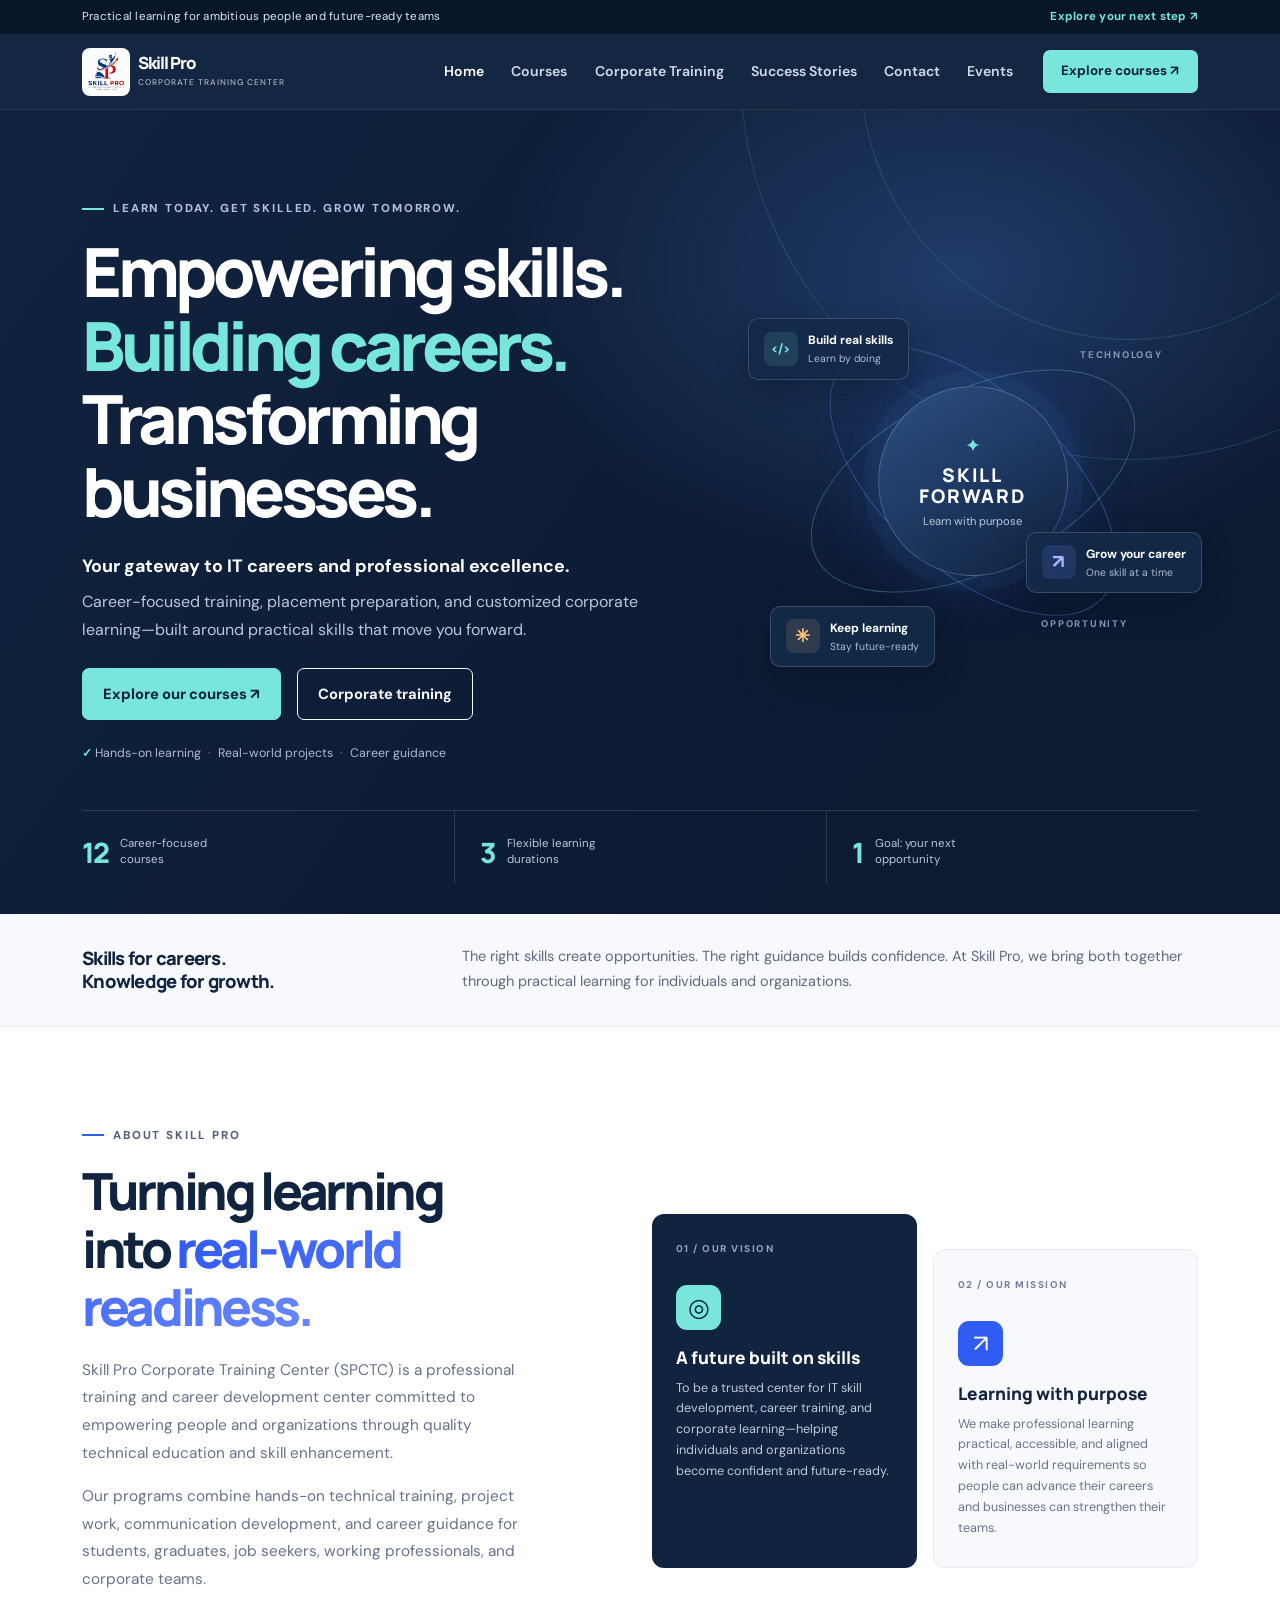
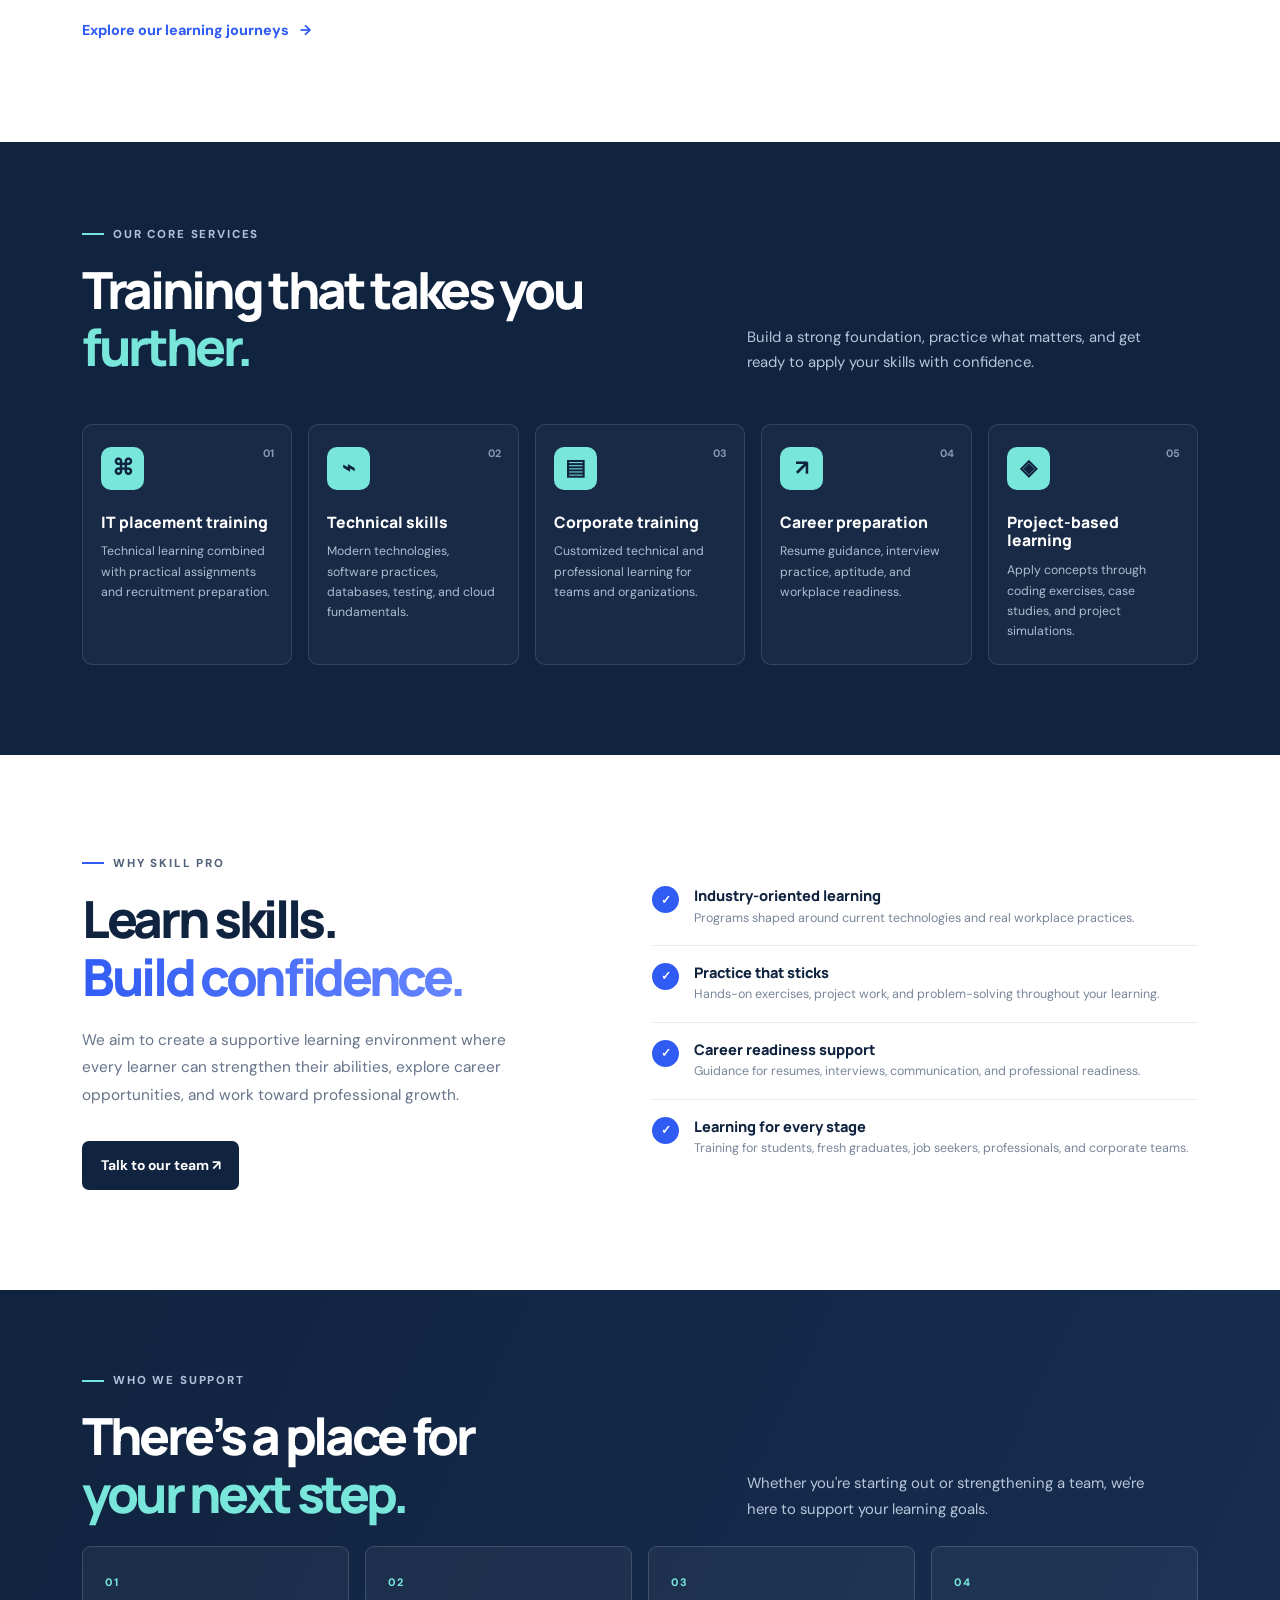
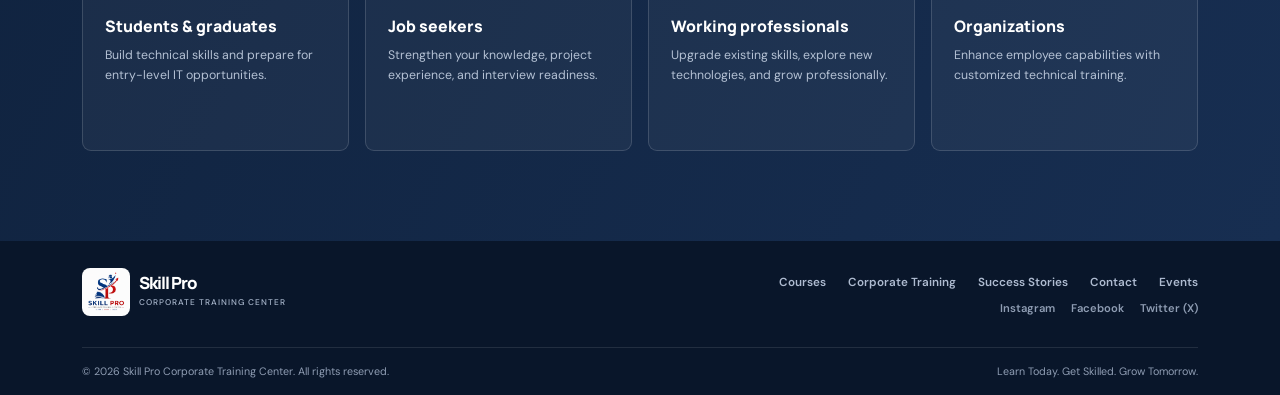
<file: index.html>
<!doctype html>
<html lang="en">
  <head>
    <meta charset="utf-8">
    <meta name="viewport" content="width=device-width, initial-scale=1">
    <meta name="description" content="Career-oriented IT, placement, and corporate training from Skill Pro Corporate Training Center.">
    <meta name="theme-color" content="#10233f">
    <title>Skill Pro Corporate Training Center | Home</title>
    <link rel="preconnect" href="https://fonts.googleapis.com">
    <link rel="preconnect" href="https://fonts.gstatic.com" crossorigin>
    <link href="https://fonts.googleapis.com/css2?family=DM+Sans:wght@400;500;600;700&family=Manrope:wght@400;500;600;700;800&display=swap" rel="stylesheet">
    <link href="https://cdn.jsdelivr.net/npm/bootstrap@5.3.3/dist/css/bootstrap.min.css" rel="stylesheet" integrity="sha384-QWTKZyjpPEjISv5WaRU9OFeRpok6YctnYmDr5pNlyT2bRjXh0JMhjY6hW+ALEwIH" crossorigin="anonymous">
    <link rel="stylesheet" href="styles.css">
  </head>
  <body>
    <div class="topline"><div class="container d-flex justify-content-between align-items-center"><span>Practical learning for ambitious people and future-ready teams</span><a href="contact.html">Explore your next step <span aria-hidden="true">↗</span></a></div></div>
    <nav class="navbar navbar-expand-lg navbar-dark site-nav sticky-top" aria-label="Main navigation">
      <div class="container">
        <a class="navbar-brand d-flex align-items-center gap-2" href="index.html"><img class="site-logo" src="logo/logo.png" alt="Skill Pro logo"><span class="brand-name">Skill Pro<small>Corporate Training Center</small></span></a>
        <button class="navbar-toggler" type="button" data-bs-toggle="collapse" data-bs-target="#mainNav" aria-controls="mainNav" aria-expanded="false" aria-label="Toggle navigation"><span class="navbar-toggler-icon"></span></button>
        <div class="collapse navbar-collapse" id="mainNav"><ul class="navbar-nav ms-auto align-items-lg-center gap-lg-3">
          <li class="nav-item"><a class="nav-link active" aria-current="page" href="index.html">Home</a></li><li class="nav-item"><a class="nav-link" href="courses.html">Courses</a></li><li class="nav-item"><a class="nav-link" href="corporate-training.html">Corporate Training</a></li><li class="nav-item"><a class="nav-link" href="success-stories.html">Success Stories</a></li><li class="nav-item"><a class="nav-link" href="contact.html">Contact</a></li><li class="nav-item"><a class="nav-link" href="events.html">Events</a></li><li class="nav-item ms-lg-2"><a class="btn btn-nav" href="courses.html">Explore courses <span aria-hidden="true">↗</span></a></li>
        </ul></div>
      </div>
    </nav>
    <main>
      <section class="hero-section" id="home"><div class="hero-orb hero-orb-one"></div><div class="hero-orb hero-orb-two"></div><div class="container position-relative"><div class="row align-items-center gy-5">
        <div class="col-lg-7"><div class="eyebrow eyebrow-light"><span></span> Learn today. Get skilled. Grow tomorrow.</div><h1>Empowering skills.<br><span>Building careers.</span><br>Transforming businesses.</h1><p class="hero-lead">Your gateway to IT careers and professional excellence.</p><p class="hero-copy">Career-focused training, placement preparation, and customized corporate learning—built around practical skills that move you forward.</p><div class="d-flex flex-wrap gap-3 mt-4"><a class="btn btn-accent btn-lg" href="courses.html">Explore our courses <span aria-hidden="true">↗</span></a><a class="btn btn-outline-light btn-lg" href="corporate-training.html">Corporate training</a></div><div class="hero-note mt-4"><span class="note-check">✓</span> Hands-on learning <span class="note-dot">·</span> Real-world projects <span class="note-dot">·</span> Career guidance</div></div>
        <div class="col-lg-5"><div class="hero-visual" aria-label="Learning and career growth illustration"><div class="visual-grid"></div><div class="orbit orbit-a"></div><div class="orbit orbit-b"></div><div class="visual-center"><div class="visual-spark">✦</div><strong>SKILL<br>FORWARD</strong><span>Learn with purpose</span></div><div class="float-card float-code"><span class="float-icon code-icon">&lt;/&gt;</span><div><strong>Build real skills</strong><small>Learn by doing</small></div></div><div class="float-card float-growth"><span class="float-icon growth-icon">↗</span><div><strong>Grow your career</strong><small>One skill at a time</small></div></div><div class="float-card float-learning"><span class="float-icon learn-icon">✳</span><div><strong>Keep learning</strong><small>Stay future-ready</small></div></div><span class="visual-label label-one">TECHNOLOGY</span><span class="visual-label label-two">OPPORTUNITY</span></div></div>
      </div><div class="hero-bottom row g-0 mt-5"><div class="col-4 hero-stat"><strong>12</strong><span>Career-focused courses</span></div><div class="col-4 hero-stat"><strong>3</strong><span>Flexible learning durations</span></div><div class="col-4 hero-stat"><strong>1</strong><span>Goal: your next opportunity</span></div></div></div></section>
      <section class="intro-strip"><div class="container"><div class="row align-items-center gy-3"><div class="col-lg-4"><p class="strip-title mb-0">Skills for careers.<br>Knowledge for growth.</p></div><div class="col-lg-8"><p class="strip-copy mb-0">The right skills create opportunities. The right guidance builds confidence. At Skill Pro, we bring both together through practical learning for individuals and organizations.</p></div></div></div></section>
      <section class="section-pad about-section"><div class="container"><div class="row gy-5 align-items-center"><div class="col-lg-5"><div class="eyebrow"><span></span> About Skill Pro</div><h2>Turning learning into <span class="text-gradient">real-world readiness.</span></h2><p class="section-copy">Skill Pro Corporate Training Center (SPCTC) is a professional training and career development center committed to empowering people and organizations through quality technical education and skill enhancement.</p><p class="section-copy">Our programs combine hands-on technical training, project work, communication development, and career guidance for students, graduates, job seekers, working professionals, and corporate teams.</p><a class="text-link" href="success-stories.html">Explore our learning journeys <span aria-hidden="true">→</span></a></div><div class="col-lg-6 offset-lg-1"><div class="about-cards"><article class="about-card vision-card"><span class="card-index">01 / OUR VISION</span><div class="about-icon">◎</div><h3>A future built on skills</h3><p>To be a trusted center for IT skill development, career training, and corporate learning—helping individuals and organizations become confident and future-ready.</p></article><article class="about-card mission-card"><span class="card-index">02 / OUR MISSION</span><div class="about-icon">↗</div><h3>Learning with purpose</h3><p>We make professional learning practical, accessible, and aligned with real-world requirements so people can advance their careers and businesses can strengthen their teams.</p></article></div></div></div></div></section>
      <section class="services-section section-pad"><div class="container"><div class="row align-items-end gy-3 mb-5"><div class="col-lg-7"><div class="eyebrow eyebrow-light"><span></span> Our core services</div><h2>Training that takes you <span class="text-accent">further.</span></h2></div><div class="col-lg-5"><p class="services-intro mb-0">Build a strong foundation, practice what matters, and get ready to apply your skills with confidence.</p></div></div><div class="row g-3"><div class="col-md-6 col-xl"><article class="service-tile"><span class="service-number">01</span><div class="service-icon">⌘</div><h3>IT placement training</h3><p>Technical learning combined with practical assignments and recruitment preparation.</p></article></div><div class="col-md-6 col-xl"><article class="service-tile"><span class="service-number">02</span><div class="service-icon">⌁</div><h3>Technical skills</h3><p>Modern technologies, software practices, databases, testing, and cloud fundamentals.</p></article></div><div class="col-md-6 col-xl"><article class="service-tile"><span class="service-number">03</span><div class="service-icon">▤</div><h3>Corporate training</h3><p>Customized technical and professional learning for teams and organizations.</p></article></div><div class="col-md-6 col-xl"><article class="service-tile"><span class="service-number">04</span><div class="service-icon">↗</div><h3>Career preparation</h3><p>Resume guidance, interview practice, aptitude, and workplace readiness.</p></article></div><div class="col-md-6 col-xl"><article class="service-tile"><span class="service-number">05</span><div class="service-icon">◈</div><h3>Project-based learning</h3><p>Apply concepts through coding exercises, case studies, and project simulations.</p></article></div></div></div></section>
      <section class="section-pad why-section"><div class="container"><div class="row gy-5 align-items-center"><div class="col-lg-5"><div class="eyebrow"><span></span> Why Skill Pro</div><h2>Learn skills.<br><span class="text-gradient">Build confidence.</span></h2><p class="section-copy">We aim to create a supportive learning environment where every learner can strengthen their abilities, explore career opportunities, and work toward professional growth.</p><a class="btn btn-dark-blue mt-3" href="contact.html">Talk to our team <span aria-hidden="true">↗</span></a></div><div class="col-lg-6 offset-lg-1"><div class="why-list"><div class="why-item"><span class="why-check">✓</span><div><h3>Industry-oriented learning</h3><p>Programs shaped around current technologies and real workplace practices.</p></div></div><div class="why-item"><span class="why-check">✓</span><div><h3>Practice that sticks</h3><p>Hands-on exercises, project work, and problem-solving throughout your learning.</p></div></div><div class="why-item"><span class="why-check">✓</span><div><h3>Career readiness support</h3><p>Guidance for resumes, interviews, communication, and professional readiness.</p></div></div><div class="why-item"><span class="why-check">✓</span><div><h3>Learning for every stage</h3><p>Training for students, fresh graduates, job seekers, professionals, and corporate teams.</p></div></div></div></div></div></section>
      <section class="audience-section"><div class="container"><div class="row align-items-end gy-3 mb-4"><div class="col-lg-7"><div class="eyebrow eyebrow-light"><span></span> Who we support</div><h2>There’s a place for<br><span class="text-accent">your next step.</span></h2></div><div class="col-lg-5"><p class="services-intro mb-0">Whether you're starting out or strengthening a team, we're here to support your learning goals.</p></div></div><div class="row g-3"><div class="col-sm-6 col-xl-3"><article class="audience-card"><span>01</span><h3>Students &amp; graduates</h3><p>Build technical skills and prepare for entry-level IT opportunities.</p></article></div><div class="col-sm-6 col-xl-3"><article class="audience-card"><span>02</span><h3>Job seekers</h3><p>Strengthen your knowledge, project experience, and interview readiness.</p></article></div><div class="col-sm-6 col-xl-3"><article class="audience-card"><span>03</span><h3>Working professionals</h3><p>Upgrade existing skills, explore new technologies, and grow professionally.</p></article></div><div class="col-sm-6 col-xl-3"><article class="audience-card"><span>04</span><h3>Organizations</h3><p>Enhance employee capabilities with customized technical training.</p></article></div></div></div></section>
    </main>
    <footer class="site-footer"><div class="container"><div class="row align-items-center gy-3"><div class="col-md-6"><a class="footer-brand" href="index.html"><img class="site-logo" src="logo/logo.png" alt=""><span class="brand-name">Skill Pro<small>Corporate Training Center</small></span></a></div><div class="col-md-6"><div class="footer-links"><a href="courses.html">Courses</a><a href="corporate-training.html">Corporate Training</a><a href="success-stories.html">Success Stories</a><a href="contact.html">Contact</a><a href="events.html">Events</a></div><div class="footer-social-links" aria-label="Social media"><a href="https://www.instagram.com/spctcenter/" target="_blank" rel="noopener noreferrer">Instagram</a><a href="https://www.facebook.com/profile.php?id=61595631276908" target="_blank" rel="noopener noreferrer">Facebook</a><a href="https://x.com/spctcenter" target="_blank" rel="noopener noreferrer">Twitter (X)</a></div></div></div><div class="footer-bottom"><span>© <span id="currentYear">2026</span> Skill Pro Corporate Training Center. All rights reserved.</span><span>Learn Today. Get Skilled. Grow Tomorrow.</span></div></div></footer>
    <script src="https://cdn.jsdelivr.net/npm/bootstrap@5.3.3/dist/js/bootstrap.bundle.min.js" integrity="sha384-YvpcrYf0tY3lHB60NNkmXc5s9fDVZLESaAA55NDzOxhy9GkcIdslK1eN7N6jIeHz" crossorigin="anonymous"></script><script src="script.js"></script>
  </body>
</html>
</file>
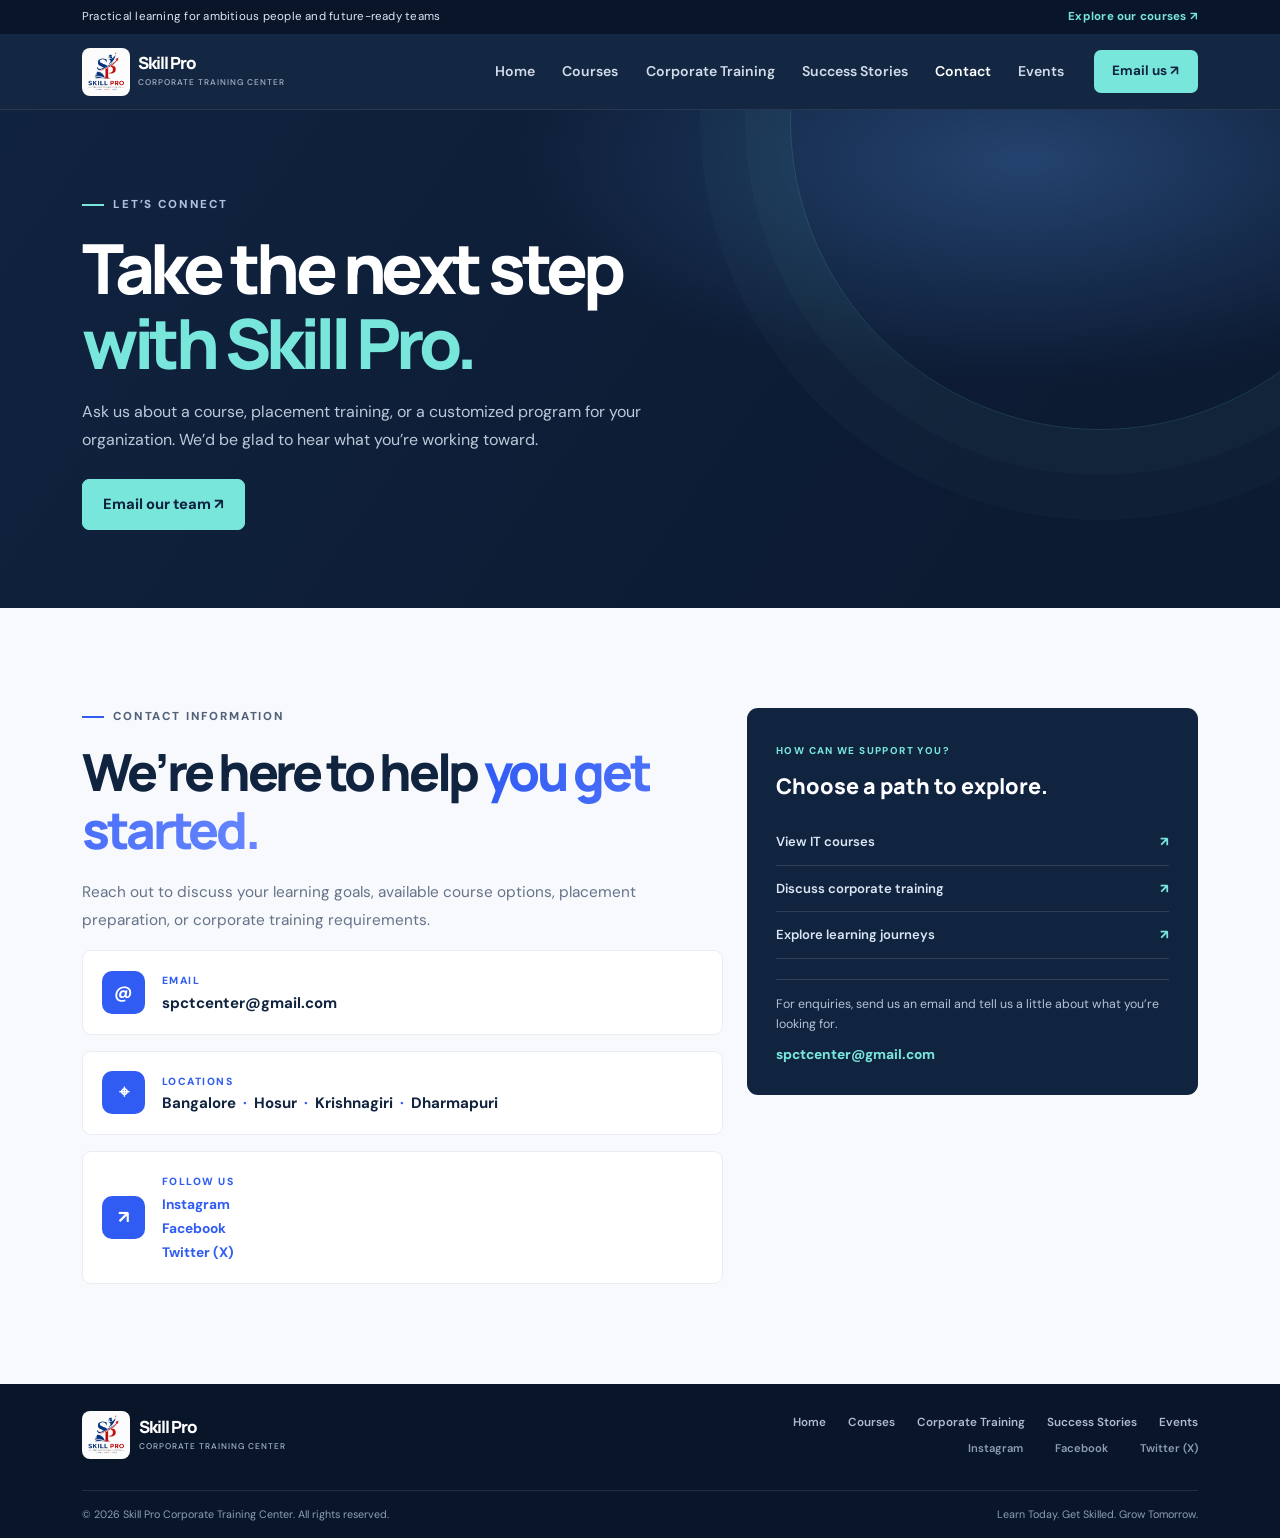
<file: contact.html>
<!doctype html>
<html lang="en">
  <head>
    <meta charset="utf-8"><meta name="viewport" content="width=device-width, initial-scale=1"><meta name="description" content="Contact Skill Pro Corporate Training Center about courses, placement training, and corporate learning."><meta name="theme-color" content="#10233f">
    <title>Contact | Skill Pro Corporate Training Center</title>
    <link rel="preconnect" href="https://fonts.googleapis.com"><link rel="preconnect" href="https://fonts.gstatic.com" crossorigin><link href="https://fonts.googleapis.com/css2?family=DM+Sans:wght@400;500;600;700&family=Manrope:wght@400;500;600;700;800&display=swap" rel="stylesheet">
    <link href="https://cdn.jsdelivr.net/npm/bootstrap@5.3.3/dist/css/bootstrap.min.css" rel="stylesheet" integrity="sha384-QWTKZyjpPEjISv5WaRU9OFeRpok6YctnYmDr5pNlyT2bRjXh0JMhjY6hW+ALEwIH" crossorigin="anonymous"><link rel="stylesheet" href="styles.css">
  </head>
  <body>
    <div class="topline"><div class="container d-flex justify-content-between align-items-center"><span>Practical learning for ambitious people and future-ready teams</span><a href="courses.html">Explore our courses <span aria-hidden="true">↗</span></a></div></div>
    <nav class="navbar navbar-expand-lg navbar-dark site-nav sticky-top" aria-label="Main navigation"><div class="container"><a class="navbar-brand d-flex align-items-center gap-2" href="index.html"><img class="site-logo" src="logo/logo.png" alt="Skill Pro logo"><span class="brand-name">Skill Pro<small>Corporate Training Center</small></span></a><button class="navbar-toggler" type="button" data-bs-toggle="collapse" data-bs-target="#mainNav" aria-controls="mainNav" aria-expanded="false" aria-label="Toggle navigation"><span class="navbar-toggler-icon"></span></button><div class="collapse navbar-collapse" id="mainNav"><ul class="navbar-nav ms-auto align-items-lg-center gap-lg-3"><li class="nav-item"><a class="nav-link" href="index.html">Home</a></li><li class="nav-item"><a class="nav-link" href="courses.html">Courses</a></li><li class="nav-item"><a class="nav-link" href="corporate-training.html">Corporate Training</a></li><li class="nav-item"><a class="nav-link" href="success-stories.html">Success Stories</a></li><li class="nav-item"><a class="nav-link active" aria-current="page" href="contact.html">Contact</a></li><li class="nav-item"><a class="nav-link" href="events.html">Events</a></li><li class="nav-item ms-lg-2"><a class="btn btn-nav" href="mailto:spctcenter@gmail.com">Email us <span aria-hidden="true">↗</span></a></li></ul></div></div></nav>
    <main><section class="page-banner"><div class="container"><div class="eyebrow eyebrow-light"><span></span> Let’s connect</div><h1>Take the next step<br><span class="text-accent">with Skill Pro.</span></h1><p>Ask us about a course, placement training, or a customized program for your organization. We’d be glad to hear what you’re working toward.</p><a class="btn btn-accent" href="mailto:spctcenter@gmail.com">Email our team <span aria-hidden="true">↗</span></a></div></section>
      <section class="section-pad contact-page-section"><div class="container"><div class="row g-4"><div class="col-lg-7"><div class="eyebrow"><span></span> Contact information</div><h2 class="content-heading">We’re here to help <span class="text-gradient">you get started.</span></h2><p class="section-copy">Reach out to discuss your learning goals, available course options, placement preparation, or corporate training requirements.</p><div class="contact-info-card"><span class="contact-info-icon">@</span><div><span class="contact-info-label">EMAIL</span><a href="mailto:spctcenter@gmail.com">spctcenter@gmail.com</a></div></div><div class="contact-info-card"><span class="contact-info-icon">⌖</span><div><span class="contact-info-label">LOCATIONS</span><p>Bangalore <span>·</span> Hosur <span>·</span> Krishnagiri <span>·</span> Dharmapuri</p></div></div><div class="contact-info-card"><span class="contact-info-icon">↗</span><div><span class="contact-info-label">FOLLOW US</span><div class="contact-socials"><a href="https://www.instagram.com/spctcenter/" target="_blank" rel="noopener noreferrer">Instagram</a><br><a href="https://www.facebook.com/profile.php?id=61595631276908" target="_blank" rel="noopener noreferrer">Facebook</a><br><a href="https://x.com/spctcenter" target="_blank" rel="noopener noreferrer">Twitter (X)</a></div></div></div></div><div class="col-lg-5"><div class="contact-aside"><span class="contact-label">HOW CAN WE SUPPORT YOU?</span><h3>Choose a path to explore.</h3><a href="courses.html"><span>View IT courses</span><b>↗</b></a><a href="corporate-training.html"><span>Discuss corporate training</span><b>↗</b></a><a href="success-stories.html"><span>Explore learning journeys</span><b>↗</b></a><div class="contact-divider"></div><p>For enquiries, send us an email and tell us a little about what you’re looking for.</p><a class="email-cta" href="mailto:spctcenter@gmail.com">spctcenter@gmail.com</a></div></div></div></div></section></main>
    <footer class="site-footer"><div class="container"><div class="row align-items-center gy-3"><div class="col-md-6"><a class="footer-brand" href="index.html"><img class="site-logo" src="logo/logo.png" alt=""><span class="brand-name">Skill Pro<small>Corporate Training Center</small></span></a></div><div class="col-md-6"><div class="footer-links"><a href="index.html">Home</a><a href="courses.html">Courses</a><a href="corporate-training.html">Corporate Training</a><a href="success-stories.html">Success Stories</a><a href="events.html">Events</a></div><div class="footer-social-links" aria-label="Social media"><a href="https://www.instagram.com/spctcenter/" target="_blank" rel="noopener noreferrer">Instagram</a><br><a href="https://www.facebook.com/profile.php?id=61595631276908" target="_blank" rel="noopener noreferrer">Facebook</a><br><a href="https://x.com/spctcenter" target="_blank" rel="noopener noreferrer">Twitter (X)</a></div></div></div><div class="footer-bottom"><span>© <span id="currentYear">2026</span> Skill Pro Corporate Training Center. All rights reserved.</span><span>Learn Today. Get Skilled. Grow Tomorrow.</span></div></div></footer>
    <script src="https://cdn.jsdelivr.net/npm/bootstrap@5.3.3/dist/js/bootstrap.bundle.min.js" integrity="sha384-YvpcrYf0tY3lHB60NNkmXc5s9fDVZLESaAA55NDzOxhy9GkcIdslK1eN7N6jIeHz" crossorigin="anonymous"></script><script src="script.js"></script>
  </body>
</html>
</file>
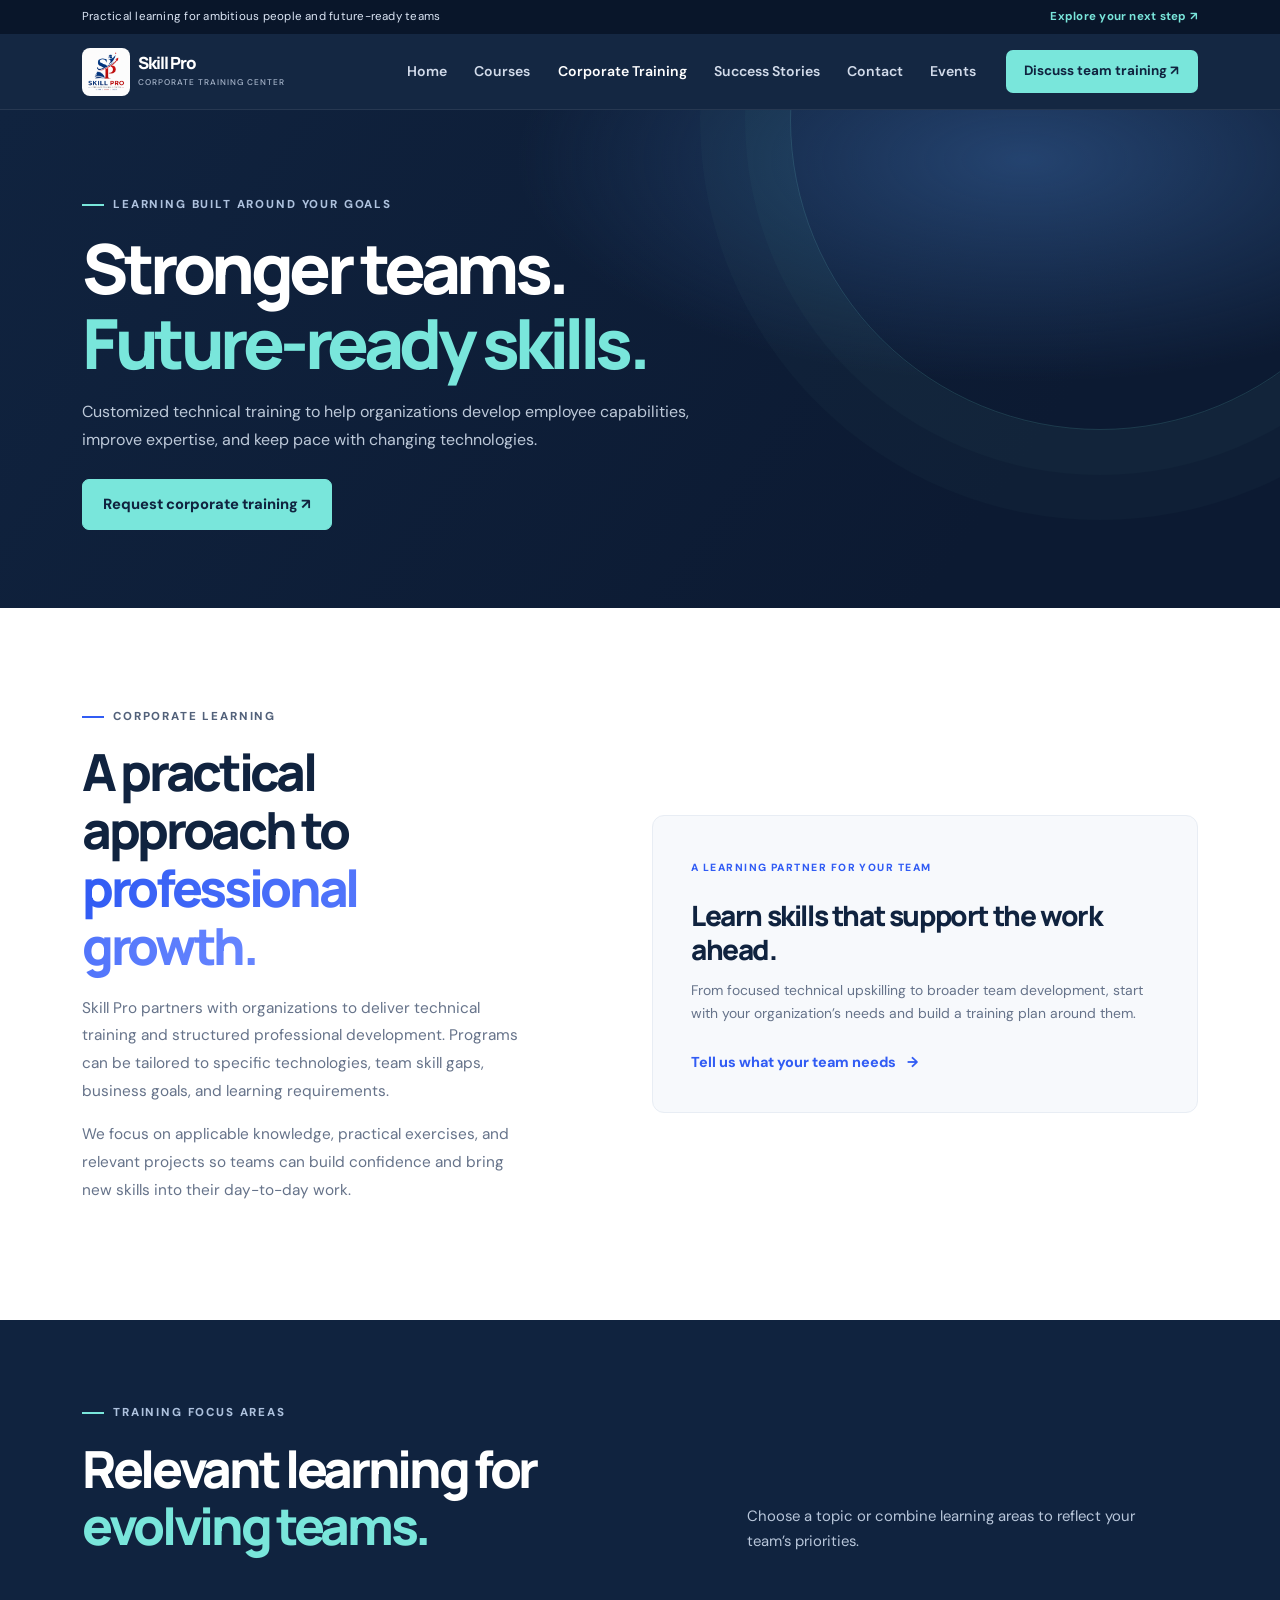
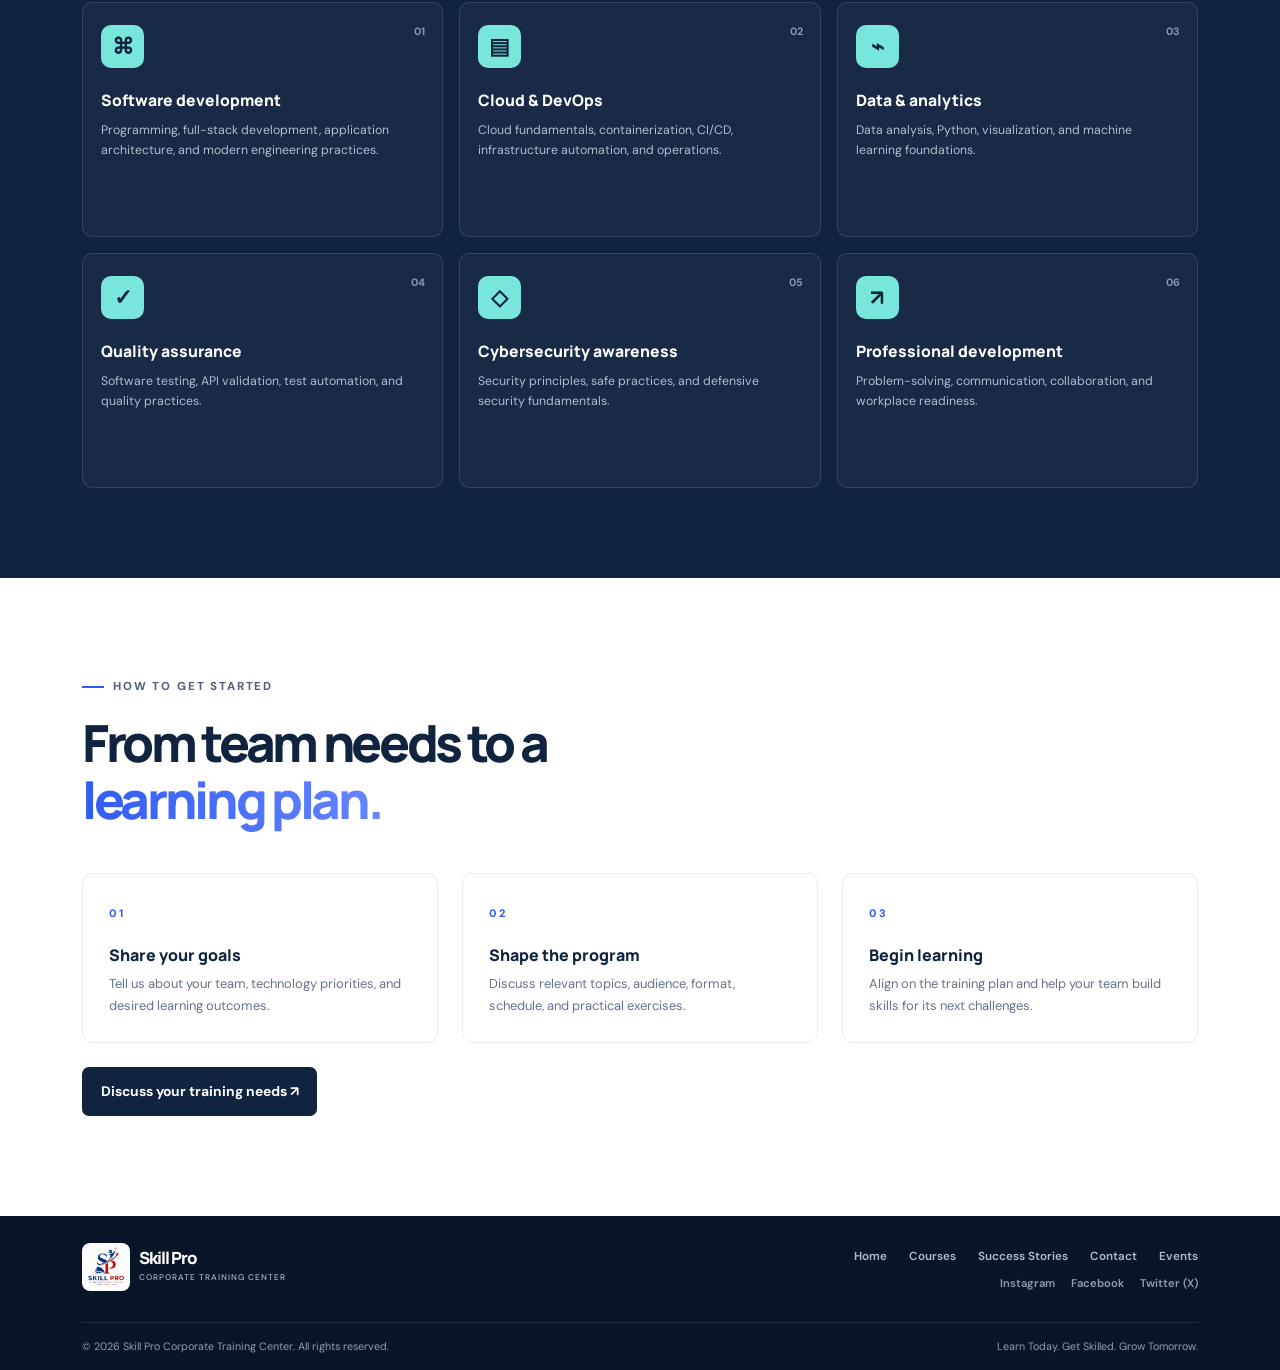
<file: corporate-training.html>
<!doctype html>
<html lang="en">
  <head>
    <meta charset="utf-8"><meta name="viewport" content="width=device-width, initial-scale=1"><meta name="description" content="Customized technical and professional development programs for corporate teams from Skill Pro."><meta name="theme-color" content="#10233f">
    <title>Corporate Training | Skill Pro Corporate Training Center</title>
    <link rel="preconnect" href="https://fonts.googleapis.com"><link rel="preconnect" href="https://fonts.gstatic.com" crossorigin><link href="https://fonts.googleapis.com/css2?family=DM+Sans:wght@400;500;600;700&family=Manrope:wght@400;500;600;700;800&display=swap" rel="stylesheet">
    <link href="https://cdn.jsdelivr.net/npm/bootstrap@5.3.3/dist/css/bootstrap.min.css" rel="stylesheet" integrity="sha384-QWTKZyjpPEjISv5WaRU9OFeRpok6YctnYmDr5pNlyT2bRjXh0JMhjY6hW+ALEwIH" crossorigin="anonymous"><link rel="stylesheet" href="styles.css">
  </head>
  <body>
    <div class="topline"><div class="container d-flex justify-content-between align-items-center"><span>Practical learning for ambitious people and future-ready teams</span><a href="contact.html">Explore your next step <span aria-hidden="true">↗</span></a></div></div>
    <nav class="navbar navbar-expand-lg navbar-dark site-nav sticky-top" aria-label="Main navigation"><div class="container"><a class="navbar-brand d-flex align-items-center gap-2" href="index.html"><img class="site-logo" src="logo/logo.png" alt="Skill Pro logo"><span class="brand-name">Skill Pro<small>Corporate Training Center</small></span></a><button class="navbar-toggler" type="button" data-bs-toggle="collapse" data-bs-target="#mainNav" aria-controls="mainNav" aria-expanded="false" aria-label="Toggle navigation"><span class="navbar-toggler-icon"></span></button><div class="collapse navbar-collapse" id="mainNav"><ul class="navbar-nav ms-auto align-items-lg-center gap-lg-3"><li class="nav-item"><a class="nav-link" href="index.html">Home</a></li><li class="nav-item"><a class="nav-link" href="courses.html">Courses</a></li><li class="nav-item"><a class="nav-link active" aria-current="page" href="corporate-training.html">Corporate Training</a></li><li class="nav-item"><a class="nav-link" href="success-stories.html">Success Stories</a></li><li class="nav-item"><a class="nav-link" href="contact.html">Contact</a></li><li class="nav-item"><a class="nav-link" href="events.html">Events</a></li><li class="nav-item ms-lg-2"><a class="btn btn-nav" href="contact.html">Discuss team training <span aria-hidden="true">↗</span></a></li></ul></div></div></nav>
    <main>
      <section class="page-banner"><div class="container"><div class="eyebrow eyebrow-light"><span></span> Learning built around your goals</div><h1>Stronger teams.<br><span class="text-accent">Future-ready skills.</span></h1><p>Customized technical training to help organizations develop employee capabilities, improve expertise, and keep pace with changing technologies.</p><a class="btn btn-accent" href="contact.html">Request corporate training <span aria-hidden="true">↗</span></a></div></section>
      <section class="section-pad"><div class="container"><div class="row gy-5 align-items-center"><div class="col-lg-5"><div class="eyebrow"><span></span> Corporate learning</div><h2 class="content-heading">A practical approach to <span class="text-gradient">professional growth.</span></h2><p class="section-copy">Skill Pro partners with organizations to deliver technical training and structured professional development. Programs can be tailored to specific technologies, team skill gaps, business goals, and learning requirements.</p><p class="section-copy">We focus on applicable knowledge, practical exercises, and relevant projects so teams can build confidence and bring new skills into their day-to-day work.</p></div><div class="col-lg-6 offset-lg-1"><div class="corporate-highlight"><span class="corporate-kicker">A LEARNING PARTNER FOR YOUR TEAM</span><h3>Learn skills that support the work ahead.</h3><p>From focused technical upskilling to broader team development, start with your organization’s needs and build a training plan around them.</p><a class="text-link" href="contact.html">Tell us what your team needs <span aria-hidden="true">→</span></a></div></div></div></div></section>
      <section class="services-section section-pad"><div class="container"><div class="row align-items-end gy-3 mb-5"><div class="col-lg-7"><div class="eyebrow eyebrow-light"><span></span> Training focus areas</div><h2>Relevant learning for <span class="text-accent">evolving teams.</span></h2></div><div class="col-lg-5"><p class="services-intro mb-0">Choose a topic or combine learning areas to reflect your team’s priorities.</p></div></div><div class="row g-3"><div class="col-md-6 col-xl-4"><article class="service-tile"><span class="service-number">01</span><div class="service-icon">⌘</div><h3>Software development</h3><p>Programming, full-stack development, application architecture, and modern engineering practices.</p></article></div><div class="col-md-6 col-xl-4"><article class="service-tile"><span class="service-number">02</span><div class="service-icon">▤</div><h3>Cloud &amp; DevOps</h3><p>Cloud fundamentals, containerization, CI/CD, infrastructure automation, and operations.</p></article></div><div class="col-md-6 col-xl-4"><article class="service-tile"><span class="service-number">03</span><div class="service-icon">⌁</div><h3>Data &amp; analytics</h3><p>Data analysis, Python, visualization, and machine learning foundations.</p></article></div><div class="col-md-6 col-xl-4"><article class="service-tile"><span class="service-number">04</span><div class="service-icon">✓</div><h3>Quality assurance</h3><p>Software testing, API validation, test automation, and quality practices.</p></article></div><div class="col-md-6 col-xl-4"><article class="service-tile"><span class="service-number">05</span><div class="service-icon">◇</div><h3>Cybersecurity awareness</h3><p>Security principles, safe practices, and defensive security fundamentals.</p></article></div><div class="col-md-6 col-xl-4"><article class="service-tile"><span class="service-number">06</span><div class="service-icon">↗</div><h3>Professional development</h3><p>Problem-solving, communication, collaboration, and workplace readiness.</p></article></div></div></div></section>
      <section class="section-pad"><div class="container"><div class="eyebrow"><span></span> How to get started</div><h2 class="content-heading">From team needs to a <span class="text-gradient">learning plan.</span></h2><div class="row g-4 mt-2"><div class="col-md-4"><article class="process-card"><span>01</span><h3>Share your goals</h3><p>Tell us about your team, technology priorities, and desired learning outcomes.</p></article></div><div class="col-md-4"><article class="process-card"><span>02</span><h3>Shape the program</h3><p>Discuss relevant topics, audience, format, schedule, and practical exercises.</p></article></div><div class="col-md-4"><article class="process-card"><span>03</span><h3>Begin learning</h3><p>Align on the training plan and help your team build skills for its next challenges.</p></article></div></div><a class="btn btn-dark-blue mt-4" href="contact.html">Discuss your training needs <span aria-hidden="true">↗</span></a></div></section>
    </main>
    <footer class="site-footer"><div class="container"><div class="row align-items-center gy-3"><div class="col-md-6"><a class="footer-brand" href="index.html"><img class="site-logo" src="logo/logo.png" alt=""><span class="brand-name">Skill Pro<small>Corporate Training Center</small></span></a></div><div class="col-md-6"><div class="footer-links"><a href="index.html">Home</a><a href="courses.html">Courses</a><a href="success-stories.html">Success Stories</a><a href="contact.html">Contact</a><a href="events.html">Events</a></div><div class="footer-social-links" aria-label="Social media"><a href="https://www.instagram.com/spctcenter/" target="_blank" rel="noopener noreferrer">Instagram</a><a href="https://www.facebook.com/profile.php?id=61595631276908" target="_blank" rel="noopener noreferrer">Facebook</a><a href="https://x.com/spctcenter" target="_blank" rel="noopener noreferrer">Twitter (X)</a></div></div></div><div class="footer-bottom"><span>© <span id="currentYear">2026</span> Skill Pro Corporate Training Center. All rights reserved.</span><span>Learn Today. Get Skilled. Grow Tomorrow.</span></div></div></footer>
    <script src="https://cdn.jsdelivr.net/npm/bootstrap@5.3.3/dist/js/bootstrap.bundle.min.js" integrity="sha384-QWTKZyjpPEjISv5WaRU9OFeRpok6YctnYmDr5pNlyT2bRjXh0JMhjY6hW+ALEwIH" crossorigin="anonymous"></script><script src="script.js"></script>
  </body>
</html>
</file>
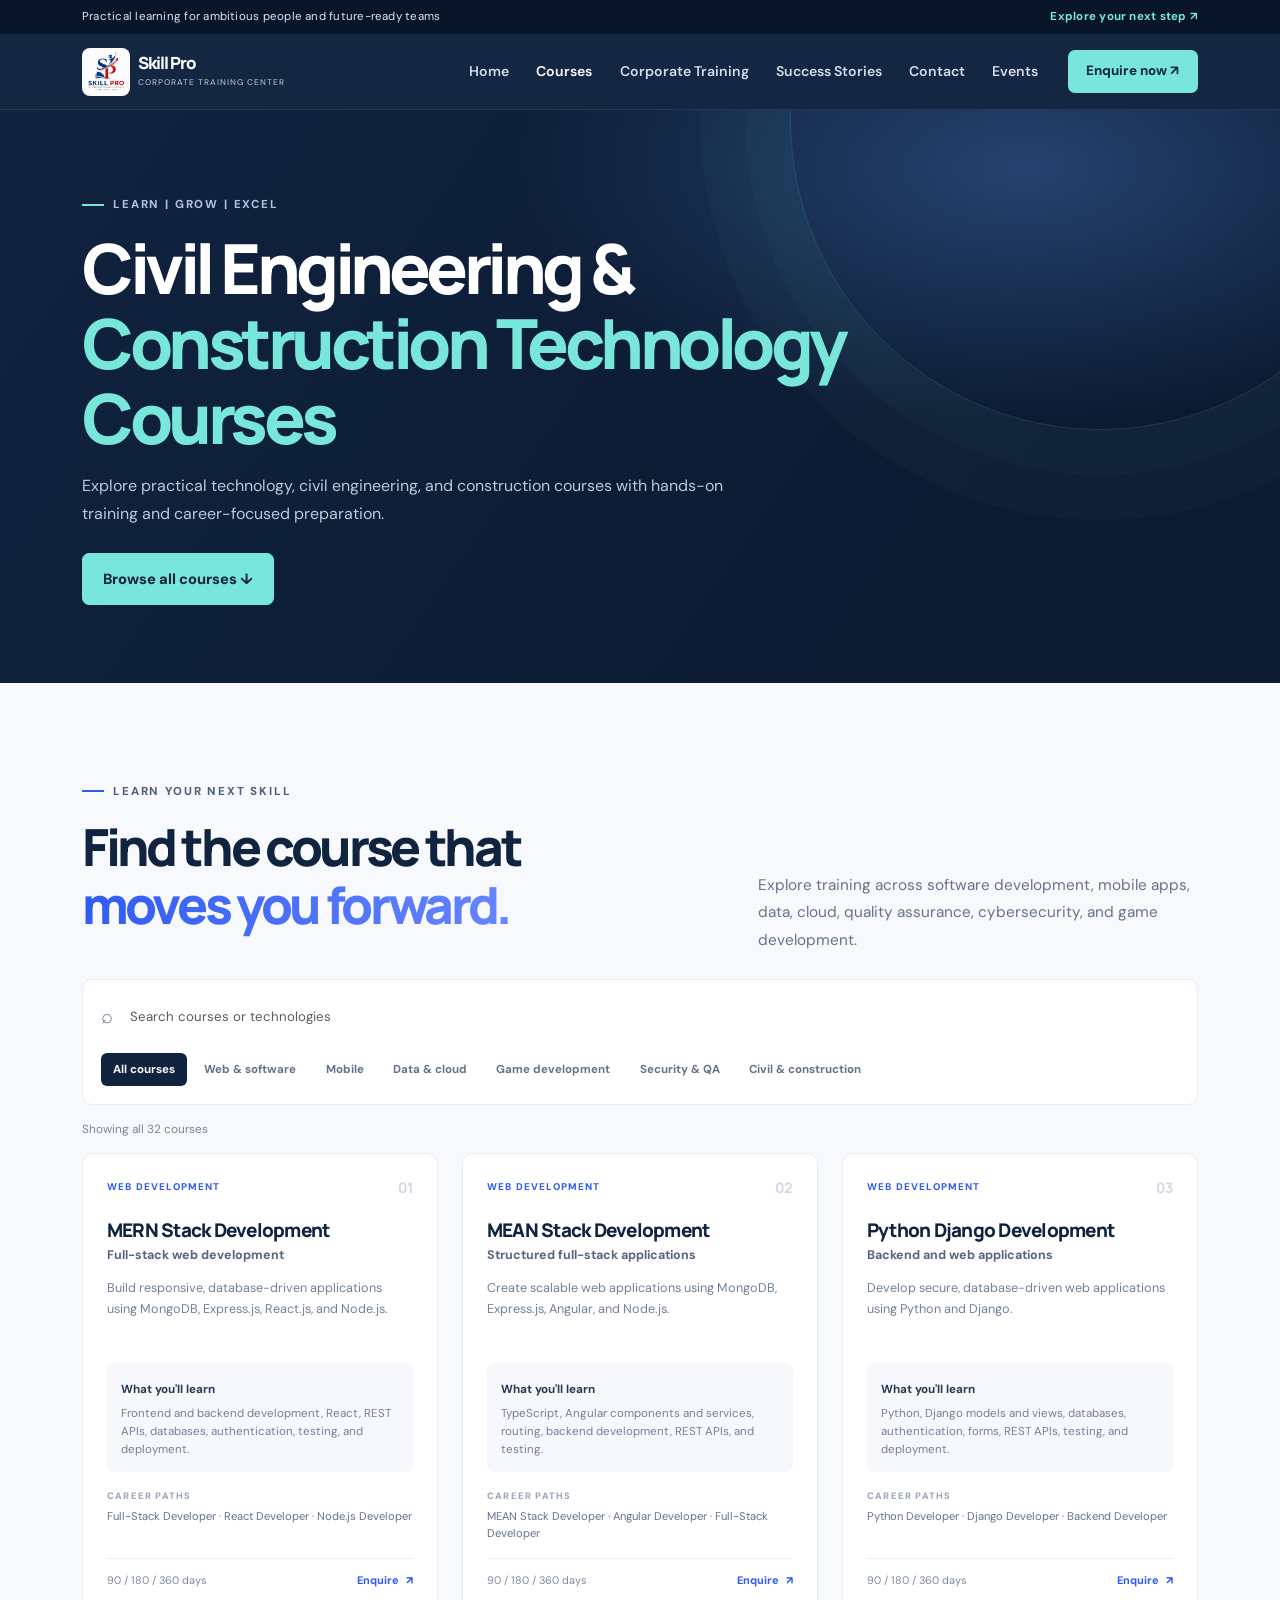
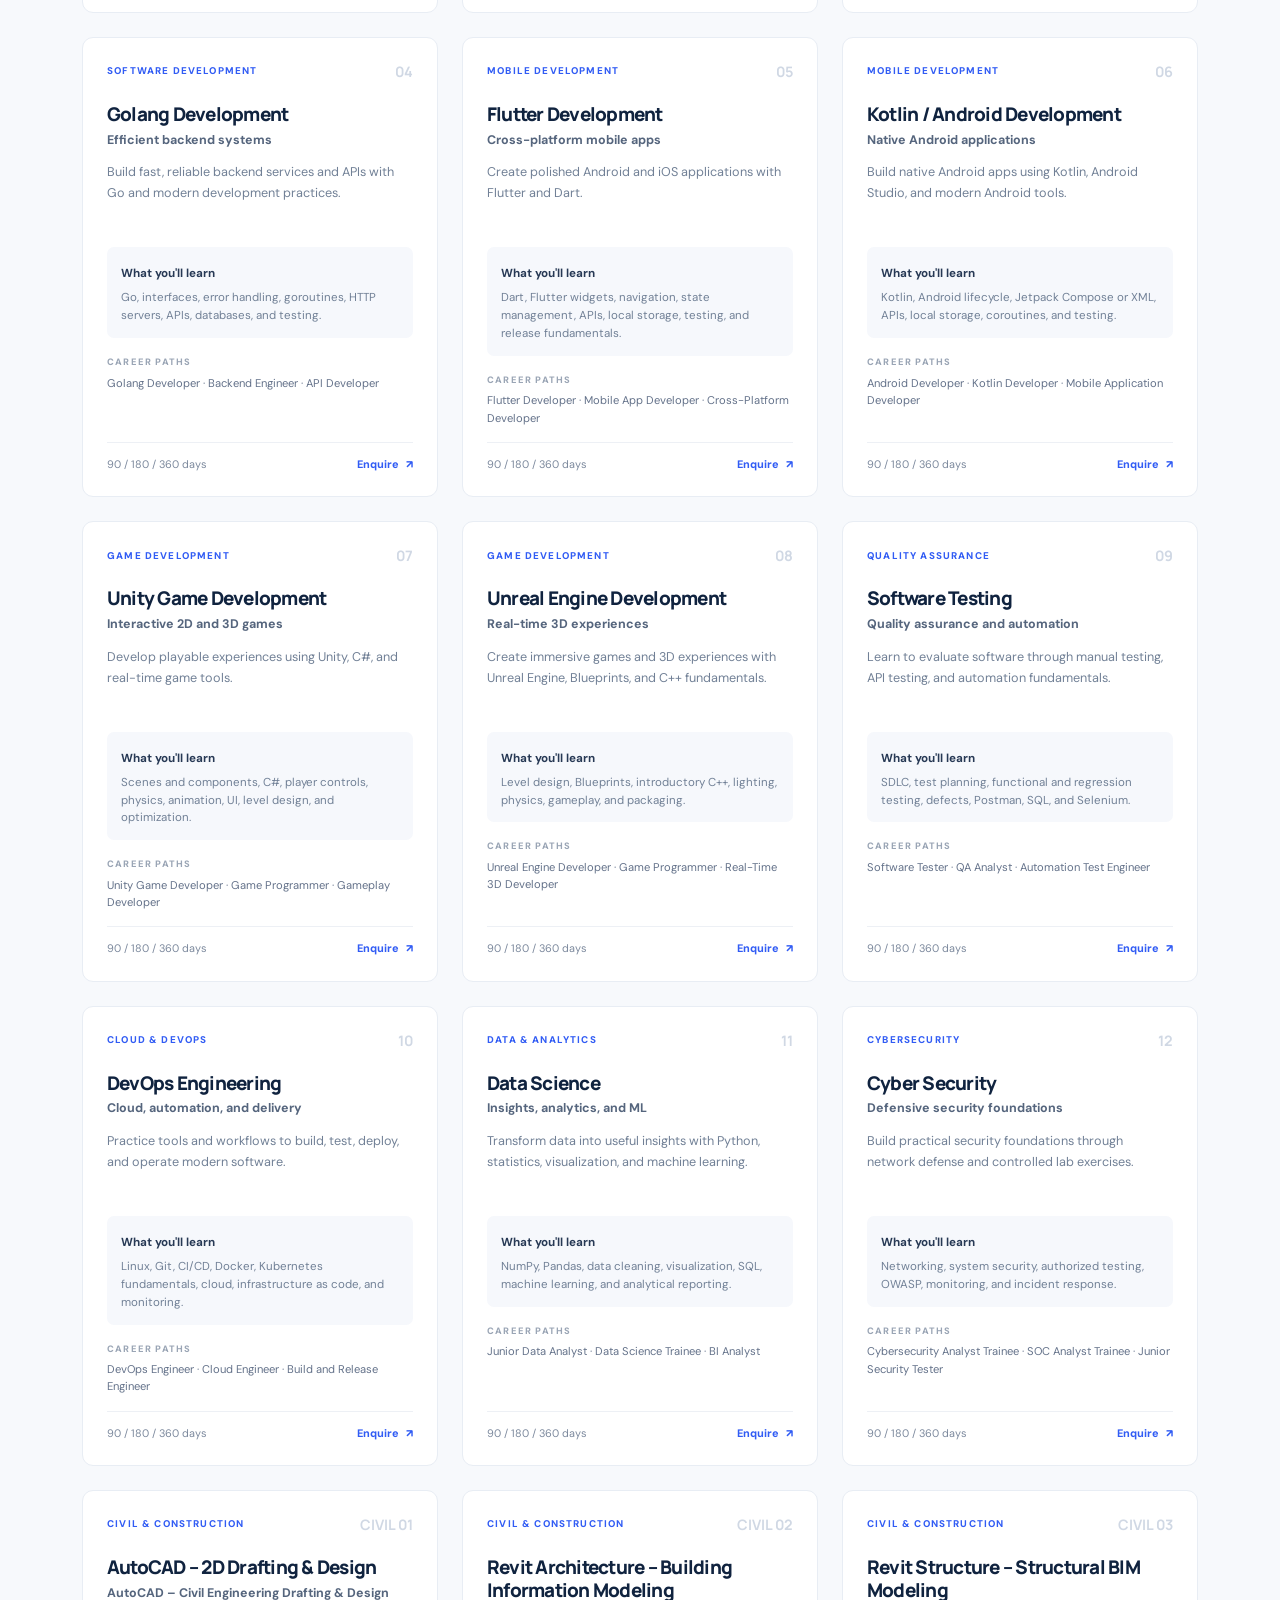
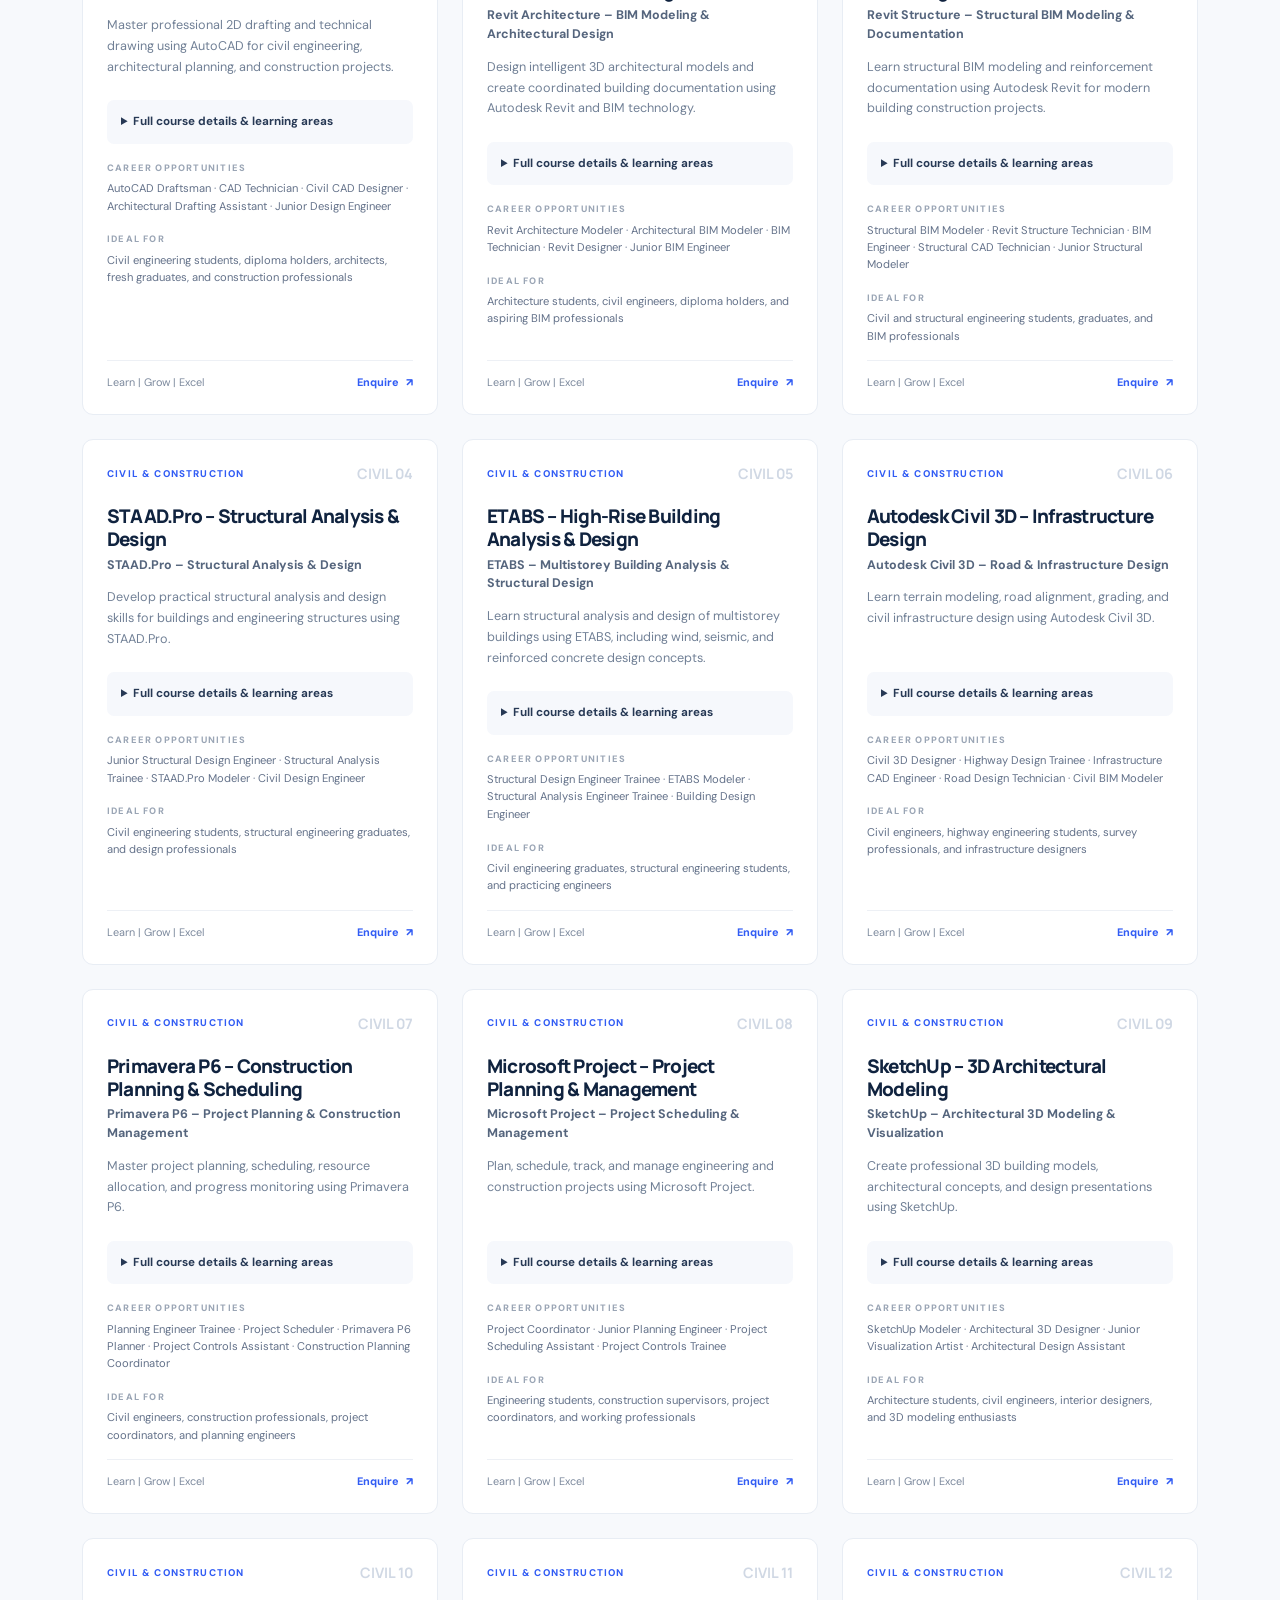
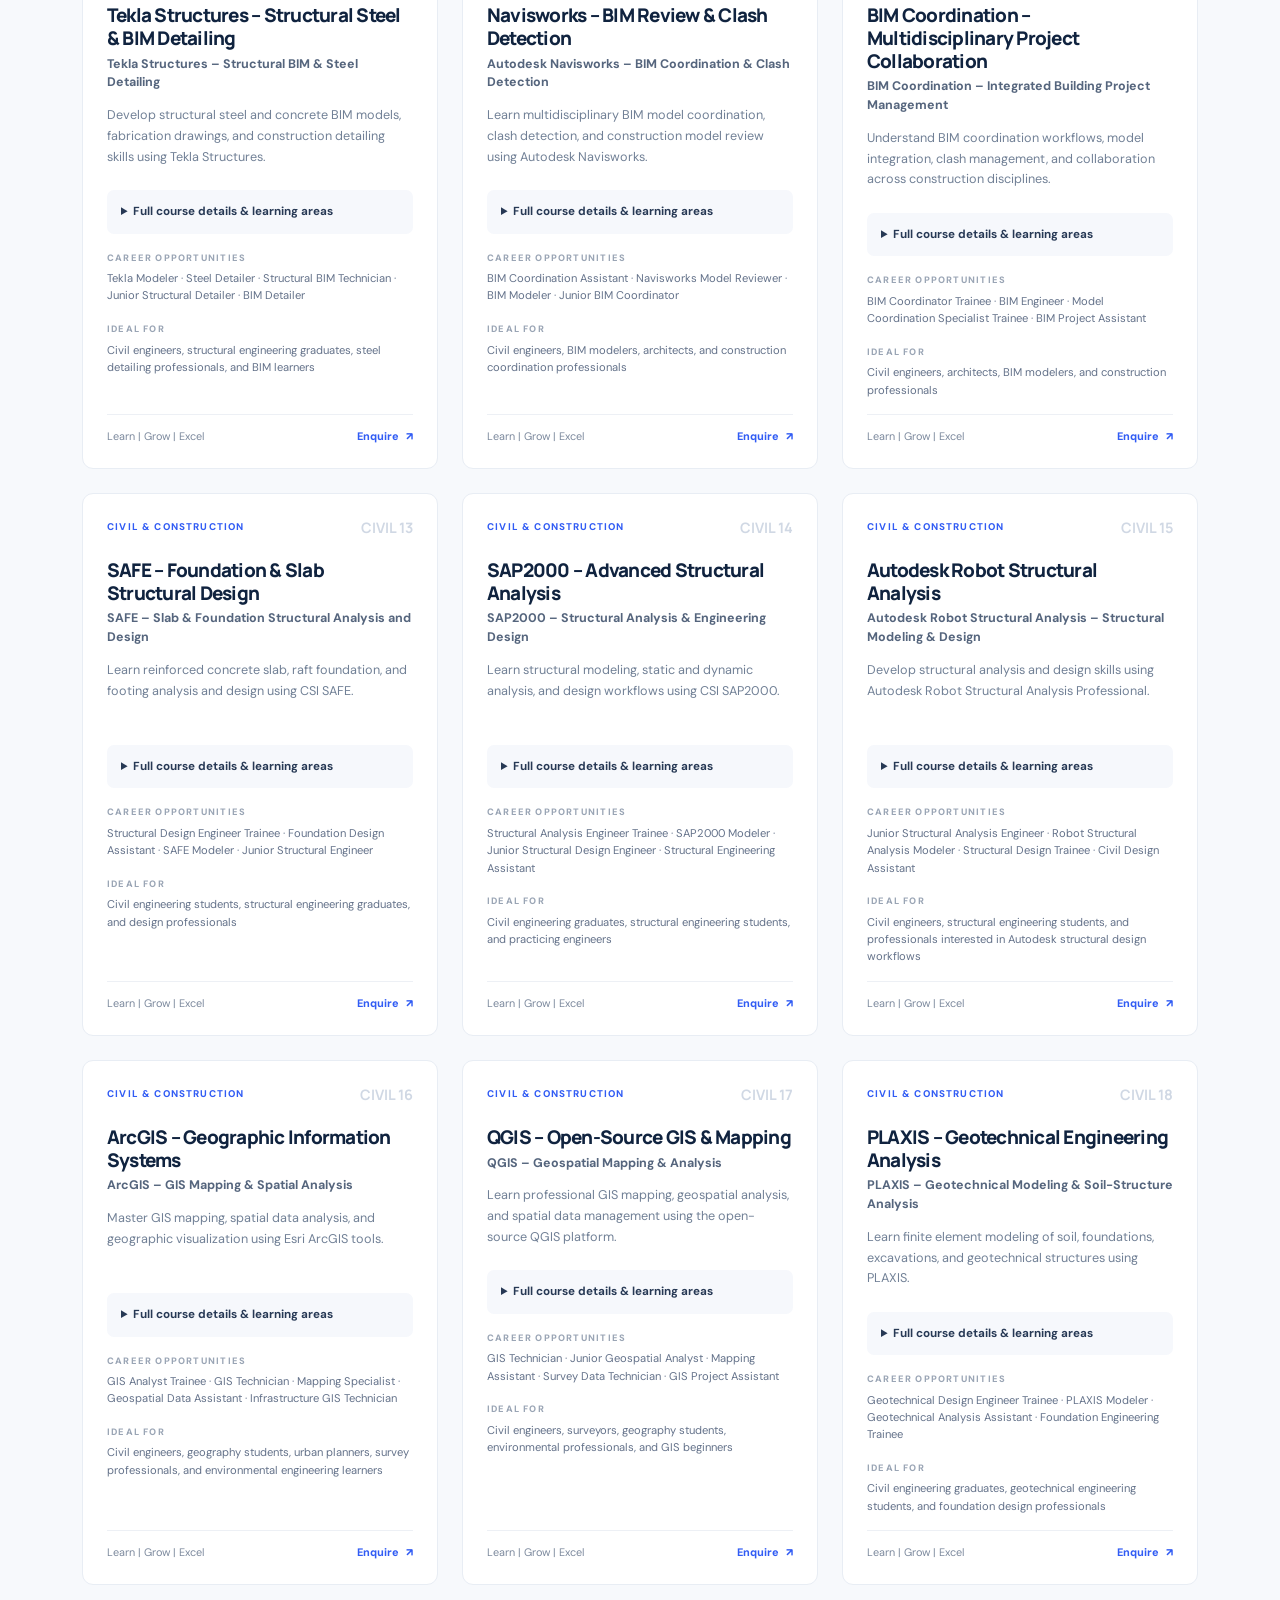
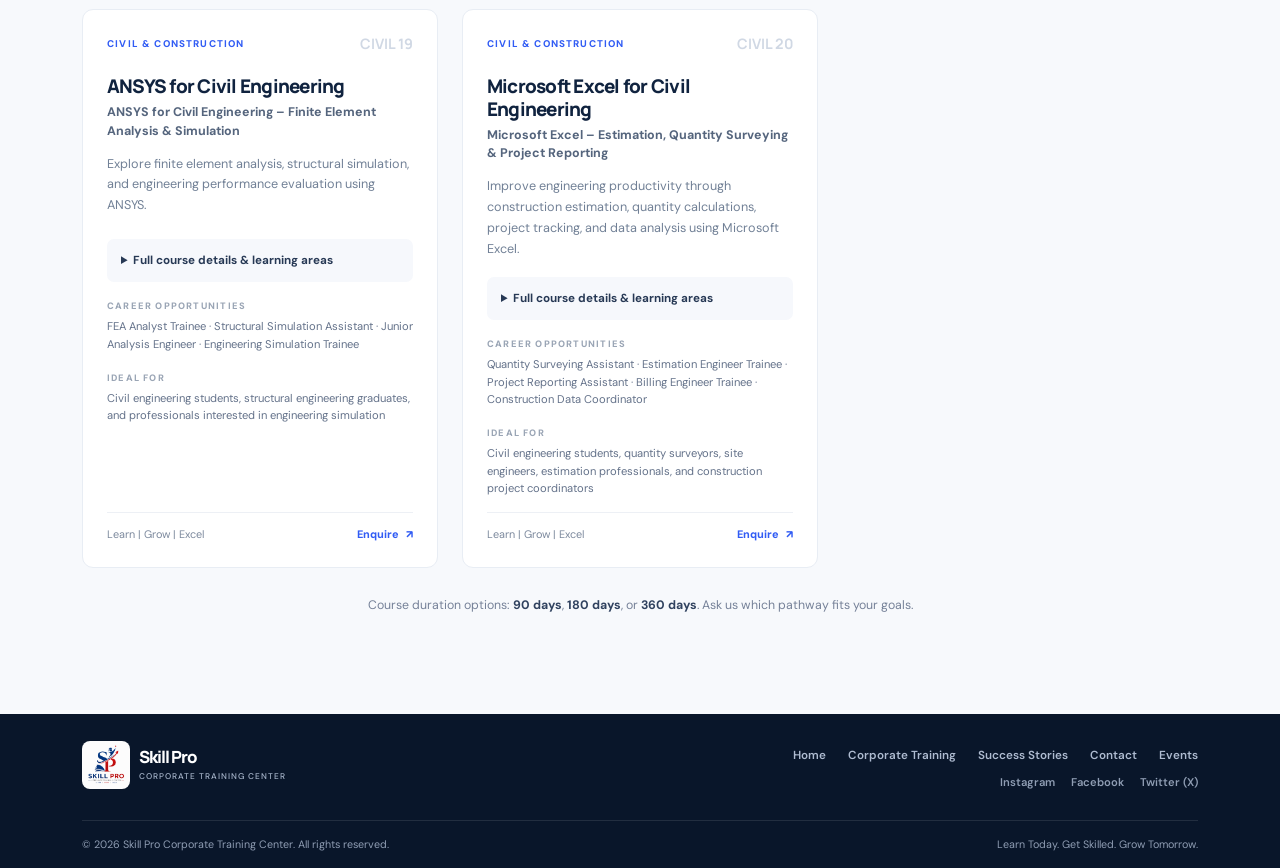
<file: courses.html>
<!doctype html>
<html lang="en">
  <head>
    <meta charset="utf-8"><meta name="viewport" content="width=device-width, initial-scale=1"><meta name="description" content="Explore practical IT and career training courses at Skill Pro Corporate Training Center."><meta name="theme-color" content="#10233f">
    <title>Courses | Skill Pro Corporate Training Center</title>
    <link rel="preconnect" href="https://fonts.googleapis.com"><link rel="preconnect" href="https://fonts.gstatic.com" crossorigin><link href="https://fonts.googleapis.com/css2?family=DM+Sans:wght@400;500;600;700&family=Manrope:wght@400;500;600;700;800&display=swap" rel="stylesheet">
    <link href="https://cdn.jsdelivr.net/npm/bootstrap@5.3.3/dist/css/bootstrap.min.css" rel="stylesheet" integrity="sha384-QWTKZyjpPEjISv5WaRU9OFeRpok6YctnYmDr5pNlyT2bRjXh0JMhjY6hW+ALEwIH" crossorigin="anonymous"><link rel="stylesheet" href="styles.css">
  </head>
  <body>
    <div class="topline"><div class="container d-flex justify-content-between align-items-center"><span>Practical learning for ambitious people and future-ready teams</span><a href="contact.html">Explore your next step <span aria-hidden="true">↗</span></a></div></div>
    <nav class="navbar navbar-expand-lg navbar-dark site-nav sticky-top" aria-label="Main navigation"><div class="container"><a class="navbar-brand d-flex align-items-center gap-2" href="index.html"><img class="site-logo" src="logo/logo.png" alt="Skill Pro logo"><span class="brand-name">Skill Pro<small>Corporate Training Center</small></span></a><button class="navbar-toggler" type="button" data-bs-toggle="collapse" data-bs-target="#mainNav" aria-controls="mainNav" aria-expanded="false" aria-label="Toggle navigation"><span class="navbar-toggler-icon"></span></button><div class="collapse navbar-collapse" id="mainNav"><ul class="navbar-nav ms-auto align-items-lg-center gap-lg-3"><li class="nav-item"><a class="nav-link" href="index.html">Home</a></li><li class="nav-item"><a class="nav-link active" aria-current="page" href="courses.html">Courses</a></li><li class="nav-item"><a class="nav-link" href="corporate-training.html">Corporate Training</a></li><li class="nav-item"><a class="nav-link" href="success-stories.html">Success Stories</a></li><li class="nav-item"><a class="nav-link" href="contact.html">Contact</a></li><li class="nav-item"><a class="nav-link" href="events.html">Events</a></li><li class="nav-item ms-lg-2"><a class="btn btn-nav" href="contact.html">Enquire now <span aria-hidden="true">↗</span></a></li></ul></div></div></nav>
    <main><section class="page-banner"><div class="container"><div class="eyebrow eyebrow-light"><span></span> Learn | Grow | Excel</div><h1>Civil Engineering &amp;<br><span class="text-accent">Construction Technology Courses</span></h1><p>Explore practical technology, civil engineering, and construction courses with hands-on training and career-focused preparation.</p><a class="btn btn-accent" href="#course-list">Browse all courses <span aria-hidden="true">↓</span></a></div></section>
      <section class="section-pad courses-section" id="course-list"><div class="container"><div class="row align-items-end gy-4 mb-4"><div class="col-lg-7"><div class="eyebrow"><span></span> Learn your next skill</div><h2>Find the course that<br><span class="text-gradient">moves you forward.</span></h2></div><div class="col-lg-5"><p class="section-copy mb-0">Explore training across software development, mobile apps, data, cloud, quality assurance, cybersecurity, and game development.</p></div></div>
        <div class="course-controls"><label class="course-search-wrap" for="courseSearch"><span aria-hidden="true">⌕</span><input type="search" id="courseSearch" class="form-control" placeholder="Search courses or technologies" autocomplete="off"></label><div class="course-filter" role="group" aria-label="Filter courses by category"><button class="filter-button active" type="button" data-filter="all" aria-pressed="true">All courses</button><button class="filter-button" type="button" data-filter="web" aria-pressed="false">Web &amp; software</button><button class="filter-button" type="button" data-filter="mobile" aria-pressed="false">Mobile</button><button class="filter-button" type="button" data-filter="data" aria-pressed="false">Data &amp; cloud</button><button class="filter-button" type="button" data-filter="creative" aria-pressed="false">Game development</button><button class="filter-button" type="button" data-filter="security" aria-pressed="false">Security &amp; QA</button><button class="filter-button" type="button" data-filter="civil" aria-pressed="false">Civil &amp; construction</button></div></div>
        <p class="course-result" id="courseResult" aria-live="polite">Showing all 32 courses</p><div class="row g-4" id="courseGrid">
          <div class="col-md-6 col-xl-4 course-item" data-category="web" data-search="mern mongodb express react node full stack web development"><article class="course-card"><div class="course-top"><span class="course-tag">WEB DEVELOPMENT</span><span class="course-id">01</span></div><h3>MERN Stack Development</h3><p class="course-subtitle">Full-stack web development</p><p class="course-description">Build responsive, database-driven applications using MongoDB, Express.js, React.js, and Node.js.</p><div class="course-detail"><strong>What you'll learn</strong><p>Frontend and backend development, React, REST APIs, databases, authentication, testing, and deployment.</p></div><div class="course-career"><span>CAREER PATHS</span> Full-Stack Developer · React Developer · Node.js Developer</div><div class="course-footer"><span>90 / 180 / 360 days</span><a href="contact.html">Enquire <b>↗</b></a></div></article></div>
          <div class="col-md-6 col-xl-4 course-item" data-category="web" data-search="mean mongodb express angular node typescript full stack"><article class="course-card"><div class="course-top"><span class="course-tag">WEB DEVELOPMENT</span><span class="course-id">02</span></div><h3>MEAN Stack Development</h3><p class="course-subtitle">Structured full-stack applications</p><p class="course-description">Create scalable web applications using MongoDB, Express.js, Angular, and Node.js.</p><div class="course-detail"><strong>What you'll learn</strong><p>TypeScript, Angular components and services, routing, backend development, REST APIs, and testing.</p></div><div class="course-career"><span>CAREER PATHS</span> MEAN Stack Developer · Angular Developer · Full-Stack Developer</div><div class="course-footer"><span>90 / 180 / 360 days</span><a href="contact.html">Enquire <b>↗</b></a></div></article></div>
          <div class="col-md-6 col-xl-4 course-item" data-category="web" data-search="python django backend web development rest api"><article class="course-card"><div class="course-top"><span class="course-tag">WEB DEVELOPMENT</span><span class="course-id">03</span></div><h3>Python Django Development</h3><p class="course-subtitle">Backend and web applications</p><p class="course-description">Develop secure, database-driven web applications using Python and Django.</p><div class="course-detail"><strong>What you'll learn</strong><p>Python, Django models and views, databases, authentication, forms, REST APIs, testing, and deployment.</p></div><div class="course-career"><span>CAREER PATHS</span> Python Developer · Django Developer · Backend Developer</div><div class="course-footer"><span>90 / 180 / 360 days</span><a href="contact.html">Enquire <b>↗</b></a></div></article></div>
          <div class="col-md-6 col-xl-4 course-item" data-category="web" data-search="golang go programming backend api concurrency cloud native"><article class="course-card"><div class="course-top"><span class="course-tag">SOFTWARE DEVELOPMENT</span><span class="course-id">04</span></div><h3>Golang Development</h3><p class="course-subtitle">Efficient backend systems</p><p class="course-description">Build fast, reliable backend services and APIs with Go and modern development practices.</p><div class="course-detail"><strong>What you'll learn</strong><p>Go, interfaces, error handling, goroutines, HTTP servers, APIs, databases, and testing.</p></div><div class="course-career"><span>CAREER PATHS</span> Golang Developer · Backend Engineer · API Developer</div><div class="course-footer"><span>90 / 180 / 360 days</span><a href="contact.html">Enquire <b>↗</b></a></div></article></div>
          <div class="col-md-6 col-xl-4 course-item" data-category="mobile" data-search="flutter dart mobile app android ios cross platform"><article class="course-card"><div class="course-top"><span class="course-tag">MOBILE DEVELOPMENT</span><span class="course-id">05</span></div><h3>Flutter Development</h3><p class="course-subtitle">Cross-platform mobile apps</p><p class="course-description">Create polished Android and iOS applications with Flutter and Dart.</p><div class="course-detail"><strong>What you'll learn</strong><p>Dart, Flutter widgets, navigation, state management, APIs, local storage, testing, and release fundamentals.</p></div><div class="course-career"><span>CAREER PATHS</span> Flutter Developer · Mobile App Developer · Cross-Platform Developer</div><div class="course-footer"><span>90 / 180 / 360 days</span><a href="contact.html">Enquire <b>↗</b></a></div></article></div>
          <div class="col-md-6 col-xl-4 course-item" data-category="mobile" data-search="kotlin android native mobile android studio jetpack compose"><article class="course-card"><div class="course-top"><span class="course-tag">MOBILE DEVELOPMENT</span><span class="course-id">06</span></div><h3>Kotlin / Android Development</h3><p class="course-subtitle">Native Android applications</p><p class="course-description">Build native Android apps using Kotlin, Android Studio, and modern Android tools.</p><div class="course-detail"><strong>What you'll learn</strong><p>Kotlin, Android lifecycle, Jetpack Compose or XML, APIs, local storage, coroutines, and testing.</p></div><div class="course-career"><span>CAREER PATHS</span> Android Developer · Kotlin Developer · Mobile Application Developer</div><div class="course-footer"><span>90 / 180 / 360 days</span><a href="contact.html">Enquire <b>↗</b></a></div></article></div>
          <div class="col-md-6 col-xl-4 course-item" data-category="creative" data-search="unity game development c sharp c# 2d 3d games"><article class="course-card"><div class="course-top"><span class="course-tag">GAME DEVELOPMENT</span><span class="course-id">07</span></div><h3>Unity Game Development</h3><p class="course-subtitle">Interactive 2D and 3D games</p><p class="course-description">Develop playable experiences using Unity, C#, and real-time game tools.</p><div class="course-detail"><strong>What you'll learn</strong><p>Scenes and components, C#, player controls, physics, animation, UI, level design, and optimization.</p></div><div class="course-career"><span>CAREER PATHS</span> Unity Game Developer · Game Programmer · Gameplay Developer</div><div class="course-footer"><span>90 / 180 / 360 days</span><a href="contact.html">Enquire <b>↗</b></a></div></article></div>
          <div class="col-md-6 col-xl-4 course-item" data-category="creative" data-search="unreal engine game development blueprint c++ 3d real time"><article class="course-card"><div class="course-top"><span class="course-tag">GAME DEVELOPMENT</span><span class="course-id">08</span></div><h3>Unreal Engine Development</h3><p class="course-subtitle">Real-time 3D experiences</p><p class="course-description">Create immersive games and 3D experiences with Unreal Engine, Blueprints, and C++ fundamentals.</p><div class="course-detail"><strong>What you'll learn</strong><p>Level design, Blueprints, introductory C++, lighting, physics, gameplay, and packaging.</p></div><div class="course-career"><span>CAREER PATHS</span> Unreal Engine Developer · Game Programmer · Real-Time 3D Developer</div><div class="course-footer"><span>90 / 180 / 360 days</span><a href="contact.html">Enquire <b>↗</b></a></div></article></div>
          <div class="col-md-6 col-xl-4 course-item" data-category="security" data-search="software testing quality assurance qa manual automation selenium api postman"><article class="course-card"><div class="course-top"><span class="course-tag">QUALITY ASSURANCE</span><span class="course-id">09</span></div><h3>Software Testing</h3><p class="course-subtitle">Quality assurance and automation</p><p class="course-description">Learn to evaluate software through manual testing, API testing, and automation fundamentals.</p><div class="course-detail"><strong>What you'll learn</strong><p>SDLC, test planning, functional and regression testing, defects, Postman, SQL, and Selenium.</p></div><div class="course-career"><span>CAREER PATHS</span> Software Tester · QA Analyst · Automation Test Engineer</div><div class="course-footer"><span>90 / 180 / 360 days</span><a href="contact.html">Enquire <b>↗</b></a></div></article></div>
          <div class="col-md-6 col-xl-4 course-item" data-category="data" data-search="devops cloud engineering docker kubernetes ci cd aws azure terraform"><article class="course-card"><div class="course-top"><span class="course-tag">CLOUD &amp; DEVOPS</span><span class="course-id">10</span></div><h3>DevOps Engineering</h3><p class="course-subtitle">Cloud, automation, and delivery</p><p class="course-description">Practice tools and workflows to build, test, deploy, and operate modern software.</p><div class="course-detail"><strong>What you'll learn</strong><p>Linux, Git, CI/CD, Docker, Kubernetes fundamentals, cloud, infrastructure as code, and monitoring.</p></div><div class="course-career"><span>CAREER PATHS</span> DevOps Engineer · Cloud Engineer · Build and Release Engineer</div><div class="course-footer"><span>90 / 180 / 360 days</span><a href="contact.html">Enquire <b>↗</b></a></div></article></div>
          <div class="col-md-6 col-xl-4 course-item" data-category="data" data-search="data science analytics python statistics machine learning numpy pandas"><article class="course-card"><div class="course-top"><span class="course-tag">DATA &amp; ANALYTICS</span><span class="course-id">11</span></div><h3>Data Science</h3><p class="course-subtitle">Insights, analytics, and ML</p><p class="course-description">Transform data into useful insights with Python, statistics, visualization, and machine learning.</p><div class="course-detail"><strong>What you'll learn</strong><p>NumPy, Pandas, data cleaning, visualization, SQL, machine learning, and analytical reporting.</p></div><div class="course-career"><span>CAREER PATHS</span> Junior Data Analyst · Data Science Trainee · BI Analyst</div><div class="course-footer"><span>90 / 180 / 360 days</span><a href="contact.html">Enquire <b>↗</b></a></div></article></div>
          <div class="col-md-6 col-xl-4 course-item" data-category="security" data-search="cyber security cybersecurity ethical hacking network vulnerability assessment owasp"><article class="course-card"><div class="course-top"><span class="course-tag">CYBERSECURITY</span><span class="course-id">12</span></div><h3>Cyber Security</h3><p class="course-subtitle">Defensive security foundations</p><p class="course-description">Build practical security foundations through network defense and controlled lab exercises.</p><div class="course-detail"><strong>What you'll learn</strong><p>Networking, system security, authorized testing, OWASP, monitoring, and incident response.</p></div><div class="course-career"><span>CAREER PATHS</span> Cybersecurity Analyst Trainee · SOC Analyst Trainee · Junior Security Tester</div><div class="course-footer"><span>90 / 180 / 360 days</span><a href="contact.html">Enquire <b>↗</b></a></div></article></div>
          <div class="col-md-6 col-xl-4 course-item" data-category="civil" data-search="autocad 2d drafting design civil engineering architecture construction plans elevations sections"><article class="course-card"><div class="course-top"><span class="course-tag">CIVIL &amp; CONSTRUCTION</span><span class="course-id">CIVIL 01</span></div><h3>AutoCAD – 2D Drafting &amp; Design</h3><p class="course-subtitle">AutoCAD – Civil Engineering Drafting &amp; Design</p><p class="course-description">Master professional 2D drafting and technical drawing using AutoCAD for civil engineering, architectural planning, and construction projects.</p><details class="course-detail"><summary>Full course details &amp; learning areas</summary><p>Build practical computer-aided drafting skills used in the architecture, engineering, and construction industry. Create accurate 2D engineering drawings, building plans, elevations, sections, site layouts, and construction documentation. Learn drawing commands, coordinate systems, layers, dimensions, annotations, blocks, external references, layouts, and plotting techniques. Hands-on construction projects develop confidence preparing technical drawings for residential, commercial, and infrastructure work.</p><strong>Key Learning Areas</strong><ul><li>AutoCAD interface and drawing setup</li><li>2D drafting and editing commands</li><li>Layers, blocks, and external references</li><li>Dimensions, annotations, and drawing standards</li><li>Building floor plans, elevations, and sections</li><li>Site layouts and civil engineering drawings</li><li>Layouts, plotting, and PDF documentation</li><li>Practical drafting projects</li></ul></details><div class="course-career"><span>CAREER OPPORTUNITIES</span> AutoCAD Draftsman · CAD Technician · Civil CAD Designer · Architectural Drafting Assistant · Junior Design Engineer<br><br><span>IDEAL FOR</span> Civil engineering students, diploma holders, architects, fresh graduates, and construction professionals</div><div class="course-footer"><span>Learn | Grow | Excel</span><a href="contact.html">Enquire <b>↗</b></a></div></article></div>
          <div class="col-md-6 col-xl-4 course-item" data-category="civil" data-search="revit architecture building information modeling bim 3d building model documentation"><article class="course-card"><div class="course-top"><span class="course-tag">CIVIL &amp; CONSTRUCTION</span><span class="course-id">CIVIL 02</span></div><h3>Revit Architecture – Building Information Modeling</h3><p class="course-subtitle">Revit Architecture – BIM Modeling &amp; Architectural Design</p><p class="course-description">Design intelligent 3D architectural models and create coordinated building documentation using Autodesk Revit and BIM technology.</p><details class="course-detail"><summary>Full course details &amp; learning areas</summary><p>Explore Building Information Modeling (BIM) and its use in modern architectural design and construction. Develop intelligent 3D building models with walls, floors, roofs, doors, windows, staircases, and architectural components. Learn project levels, grids, families, schedules, annotations, and construction documentation, and see how models support visualization, drawing coordination, quantity schedules, and team collaboration. Practical assignments include residential and commercial building models.</p><strong>Key Learning Areas</strong><ul><li>BIM concepts and Revit interface</li><li>Levels, grids, and architectural modeling</li><li>Walls, floors, roofs, doors, and windows</li><li>Staircases, railings, and curtain walls</li><li>Revit families and component management</li><li>Rooms, schedules, and quantity information</li><li>Views, sheets, and construction documentation</li><li>3D visualization and model coordination</li></ul></details><div class="course-career"><span>CAREER OPPORTUNITIES</span> Revit Architecture Modeler · Architectural BIM Modeler · BIM Technician · Revit Designer · Junior BIM Engineer<br><br><span>IDEAL FOR</span> Architecture students, civil engineers, diploma holders, and aspiring BIM professionals</div><div class="course-footer"><span>Learn | Grow | Excel</span><a href="contact.html">Enquire <b>↗</b></a></div></article></div>
          <div class="col-md-6 col-xl-4 course-item" data-category="civil" data-search="revit structure structural bim modeling reinforcement documentation foundations columns beams slabs"><article class="course-card"><div class="course-top"><span class="course-tag">CIVIL &amp; CONSTRUCTION</span><span class="course-id">CIVIL 03</span></div><h3>Revit Structure – Structural BIM Modeling</h3><p class="course-subtitle">Revit Structure – Structural BIM Modeling &amp; Documentation</p><p class="course-description">Learn structural BIM modeling and reinforcement documentation using Autodesk Revit for modern building construction projects.</p><details class="course-detail"><summary>Full course details &amp; learning areas</summary><p>Create intelligent structural building models using Autodesk Revit. Model structural foundations, columns, beams, slabs, walls, framing systems, and reinforcement elements in a BIM environment. Explore structural workflows, analytical model concepts, structural families, schedules, and construction documentation. Learn how structural models coordinate with architecture and other disciplines to identify inconsistencies and improve collaboration. Practical training focuses on structural models and project drawings.</p><strong>Key Learning Areas</strong><ul><li>Structural BIM fundamentals</li><li>Structural levels, grids, and model setup</li><li>Foundations, columns, beams, and slabs</li><li>Structural framing and connections</li><li>Reinforcement modeling and detailing fundamentals</li><li>Structural families and schedules</li><li>Analytical model concepts</li><li>Structural drawings and documentation</li><li>Coordination with architectural models</li></ul></details><div class="course-career"><span>CAREER OPPORTUNITIES</span> Structural BIM Modeler · Revit Structure Technician · BIM Engineer · Structural CAD Technician · Junior Structural Modeler<br><br><span>IDEAL FOR</span> Civil and structural engineering students, graduates, and BIM professionals</div><div class="course-footer"><span>Learn | Grow | Excel</span><a href="contact.html">Enquire <b>↗</b></a></div></article></div>
          <div class="col-md-6 col-xl-4 course-item" data-category="civil" data-search="staad pro structural analysis design buildings loads wind seismic concrete steel"><article class="course-card"><div class="course-top"><span class="course-tag">CIVIL &amp; CONSTRUCTION</span><span class="course-id">CIVIL 04</span></div><h3>STAAD.Pro – Structural Analysis &amp; Design</h3><p class="course-subtitle">STAAD.Pro – Structural Analysis &amp; Design</p><p class="course-description">Develop practical structural analysis and design skills for buildings and engineering structures using STAAD.Pro.</p><details class="course-detail"><summary>Full course details &amp; learning areas</summary><p>Develop practical skills in structural modeling, analysis, and design using Bentley STAAD.Pro. Explore structural behavior, load calculations, support conditions, member properties, and analysis methods. Create models of beams, frames, trusses, and buildings; apply dead, live, wind, and seismic loads based on applicable design standards; and work with load combinations, analysis results, steel and reinforced concrete design workflows, and design report interpretation. Engineering exercises show how results inform design decisions.</p><strong>Key Learning Areas</strong><ul><li>STAAD.Pro interface and structural modeling</li><li>Structural members, materials, and supports</li><li>Load calculation and application</li><li>Wind and seismic loading fundamentals</li><li>Load combinations and structural analysis</li><li>Steel structure design</li><li>Reinforced concrete design fundamentals</li><li>Result interpretation and design reports</li><li>Practical structural modeling projects</li></ul></details><div class="course-career"><span>CAREER OPPORTUNITIES</span> Junior Structural Design Engineer · Structural Analysis Trainee · STAAD.Pro Modeler · Civil Design Engineer<br><br><span>IDEAL FOR</span> Civil engineering students, structural engineering graduates, and design professionals</div><div class="course-footer"><span>Learn | Grow | Excel</span><a href="contact.html">Enquire <b>↗</b></a></div></article></div>
          <div class="col-md-6 col-xl-4 course-item" data-category="civil" data-search="etabs high rise multistorey building analysis design wind seismic reinforced concrete"><article class="course-card"><div class="course-top"><span class="course-tag">CIVIL &amp; CONSTRUCTION</span><span class="course-id">CIVIL 05</span></div><h3>ETABS – High-Rise Building Analysis &amp; Design</h3><p class="course-subtitle">ETABS – Multistorey Building Analysis &amp; Structural Design</p><p class="course-description">Learn structural analysis and design of multistorey buildings using ETABS, including wind, seismic, and reinforced concrete design concepts.</p><details class="course-detail"><summary>Full course details &amp; learning areas</summary><p>Model, analyze, and design multistorey reinforced concrete and steel buildings. Create 3D structural models, define materials and section properties, assign structural loads, and analyze building behavior under gravity and lateral loading. Explore response spectrum analysis, seismic design concepts, wind loading, structural irregularities, storey drift, displacement, and member forces. Gain practical exposure to beam, column, slab, and shear wall design workflows and interpretation of results.</p><strong>Key Learning Areas</strong><ul><li>ETABS modeling environment</li><li>Multistorey building modeling</li><li>Material and section properties</li><li>Gravity, wind, and seismic loads</li><li>Load combinations and analysis</li><li>Storey displacement and drift</li><li>Response spectrum analysis fundamentals</li><li>Reinforced concrete member design</li><li>Structural analysis reports</li></ul></details><div class="course-career"><span>CAREER OPPORTUNITIES</span> Structural Design Engineer Trainee · ETABS Modeler · Structural Analysis Engineer Trainee · Building Design Engineer<br><br><span>IDEAL FOR</span> Civil engineering graduates, structural engineering students, and practicing engineers</div><div class="course-footer"><span>Learn | Grow | Excel</span><a href="contact.html">Enquire <b>↗</b></a></div></article></div>
          <div class="col-md-6 col-xl-4 course-item" data-category="civil" data-search="autodesk civil 3d infrastructure road highway terrain alignment grading earthwork"><article class="course-card"><div class="course-top"><span class="course-tag">CIVIL &amp; CONSTRUCTION</span><span class="course-id">CIVIL 06</span></div><h3>Autodesk Civil 3D – Infrastructure Design</h3><p class="course-subtitle">Autodesk Civil 3D – Road &amp; Infrastructure Design</p><p class="course-description">Learn terrain modeling, road alignment, grading, and civil infrastructure design using Autodesk Civil 3D.</p><details class="course-detail"><summary>Full course details &amp; learning areas</summary><p>Prepare for digital civil engineering workflows in transportation, land development, and infrastructure. Work with survey data, surface creation, terrain modeling, horizontal and vertical alignments, road profiles, corridors, grading, and earthwork calculations. Create infrastructure models, generate cross-sections, extract quantities, and prepare engineering drawings. Practical exercises explore roads, highways, site developments, and other civil infrastructure projects.</p><strong>Key Learning Areas</strong><ul><li>Civil 3D interface and project setup</li><li>Survey points and terrain surfaces</li><li>Contours and digital terrain models</li><li>Road alignments and profiles</li><li>Corridor modeling</li><li>Cross-sections and section views</li><li>Grading and earthwork calculations</li><li>Quantity takeoff and drawing production</li></ul></details><div class="course-career"><span>CAREER OPPORTUNITIES</span> Civil 3D Designer · Highway Design Trainee · Infrastructure CAD Engineer · Road Design Technician · Civil BIM Modeler<br><br><span>IDEAL FOR</span> Civil engineers, highway engineering students, survey professionals, and infrastructure designers</div><div class="course-footer"><span>Learn | Grow | Excel</span><a href="contact.html">Enquire <b>↗</b></a></div></article></div>
          <div class="col-md-6 col-xl-4 course-item" data-category="civil" data-search="primavera p6 construction planning scheduling project management wbs critical path resources"><article class="course-card"><div class="course-top"><span class="course-tag">CIVIL &amp; CONSTRUCTION</span><span class="course-id">CIVIL 07</span></div><h3>Primavera P6 – Construction Planning &amp; Scheduling</h3><p class="course-subtitle">Primavera P6 – Project Planning &amp; Construction Management</p><p class="course-description">Master project planning, scheduling, resource allocation, and progress monitoring using Primavera P6.</p><details class="course-detail"><summary>Full course details &amp; learning areas</summary><p>Learn professional project planning and scheduling techniques used in construction, infrastructure, and engineering. Create schedules, develop Work Breakdown Structures (WBS), define activities, establish dependencies, and identify critical paths. Cover resource allocation, baseline scheduling, progress updates, schedule monitoring, and reporting. Construction project examples show how Primavera P6 supports timelines, resource planning, progress measurement, and management decisions.</p><strong>Key Learning Areas</strong><ul><li>Primavera P6 interface</li><li>Project creation and WBS</li><li>Activity planning and dependencies</li><li>Critical Path Method (CPM)</li><li>Project calendars and scheduling</li><li>Resource allocation and leveling concepts</li><li>Baseline creation and progress tracking</li><li>Schedule variance and delay analysis fundamentals</li><li>Project dashboards and reports</li></ul></details><div class="course-career"><span>CAREER OPPORTUNITIES</span> Planning Engineer Trainee · Project Scheduler · Primavera P6 Planner · Project Controls Assistant · Construction Planning Coordinator<br><br><span>IDEAL FOR</span> Civil engineers, construction professionals, project coordinators, and planning engineers</div><div class="course-footer"><span>Learn | Grow | Excel</span><a href="contact.html">Enquire <b>↗</b></a></div></article></div>
          <div class="col-md-6 col-xl-4 course-item" data-category="civil" data-search="microsoft project construction engineering scheduling planning management gantt resources"><article class="course-card"><div class="course-top"><span class="course-tag">CIVIL &amp; CONSTRUCTION</span><span class="course-id">CIVIL 08</span></div><h3>Microsoft Project – Project Planning &amp; Management</h3><p class="course-subtitle">Microsoft Project – Project Scheduling &amp; Management</p><p class="course-description">Plan, schedule, track, and manage engineering and construction projects using Microsoft Project.</p><details class="course-detail"><summary>Full course details &amp; learning areas</summary><p>Gain practical knowledge of project scheduling, task management, resource planning, and project monitoring. Organize activities, establish timelines, create dependencies, allocate resources, and track progress. Explore Gantt charts, project calendars, critical path analysis, baseline schedules, and reporting. Complete planning exercises based on construction and engineering scenarios to understand how scheduling software supports timely project execution.</p><strong>Key Learning Areas</strong><ul><li>Microsoft Project interface</li><li>Project setup and task management</li><li>Gantt charts and project timelines</li><li>Task relationships and dependencies</li><li>Resource and cost planning</li><li>Critical path analysis</li><li>Baseline scheduling</li><li>Project progress tracking</li><li>Reporting and schedule updates</li></ul></details><div class="course-career"><span>CAREER OPPORTUNITIES</span> Project Coordinator · Junior Planning Engineer · Project Scheduling Assistant · Project Controls Trainee<br><br><span>IDEAL FOR</span> Engineering students, construction supervisors, project coordinators, and working professionals</div><div class="course-footer"><span>Learn | Grow | Excel</span><a href="contact.html">Enquire <b>↗</b></a></div></article></div>
          <div class="col-md-6 col-xl-4 course-item" data-category="civil" data-search="sketchup 3d architectural modeling visualization building interiors presentation"><article class="course-card"><div class="course-top"><span class="course-tag">CIVIL &amp; CONSTRUCTION</span><span class="course-id">CIVIL 09</span></div><h3>SketchUp – 3D Architectural Modeling</h3><p class="course-subtitle">SketchUp – Architectural 3D Modeling &amp; Visualization</p><p class="course-description">Create professional 3D building models, architectural concepts, and design presentations using SketchUp.</p><details class="course-detail"><summary>Full course details &amp; learning areas</summary><p>Develop practical architectural 3D modeling and design visualization skills. Learn essential modeling tools, geometry creation, groups, components, materials, textures, scenes, and presentation techniques. Create residential buildings, commercial structures, interiors, and architectural concepts using efficient workflows. Emphasis is placed on design communication, model organization, and clear visual presentations for clients and project stakeholders.</p><strong>Key Learning Areas</strong><ul><li>SketchUp interface and navigation</li><li>Basic and advanced 3D modeling tools</li><li>Groups and components</li><li>Architectural modeling</li><li>Materials and textures</li><li>Doors, windows, roofs, and interiors</li><li>Scenes and camera views</li><li>Presentation and visualization techniques</li><li>Practical architectural modeling projects</li></ul></details><div class="course-career"><span>CAREER OPPORTUNITIES</span> SketchUp Modeler · Architectural 3D Designer · Junior Visualization Artist · Architectural Design Assistant<br><br><span>IDEAL FOR</span> Architecture students, civil engineers, interior designers, and 3D modeling enthusiasts</div><div class="course-footer"><span>Learn | Grow | Excel</span><a href="contact.html">Enquire <b>↗</b></a></div></article></div>
          <div class="col-md-6 col-xl-4 course-item" data-category="civil" data-search="tekla structures structural steel concrete bim detailing fabrication drawings connections"><article class="course-card"><div class="course-top"><span class="course-tag">CIVIL &amp; CONSTRUCTION</span><span class="course-id">CIVIL 10</span></div><h3>Tekla Structures – Structural Steel &amp; BIM Detailing</h3><p class="course-subtitle">Tekla Structures – Structural BIM &amp; Steel Detailing</p><p class="course-description">Develop structural steel and concrete BIM models, fabrication drawings, and construction detailing skills using Tekla Structures.</p><details class="course-detail"><summary>Full course details &amp; learning areas</summary><p>Focus on detailed structural modeling and documentation for steel and reinforced concrete construction. Create structural models, define steel members, model connections, prepare assembly drawings, and generate material reports. Explore structural detailing workflows, numbering systems, drawing management, fabrication documentation, and BIM collaboration. Practical assignments mirror models and documentation used in fabrication and construction projects.</p><strong>Key Learning Areas</strong><ul><li>Tekla Structures interface</li><li>Steel and concrete structural modeling</li><li>Beams, columns, braces, and connections</li><li>Structural components and assemblies</li><li>Steel detailing fundamentals</li><li>Reinforcement modeling concepts</li><li>Numbering and drawing management</li><li>Fabrication and assembly drawings</li><li>Material lists and quantity reports</li></ul></details><div class="course-career"><span>CAREER OPPORTUNITIES</span> Tekla Modeler · Steel Detailer · Structural BIM Technician · Junior Structural Detailer · BIM Detailer<br><br><span>IDEAL FOR</span> Civil engineers, structural engineering graduates, steel detailing professionals, and BIM learners</div><div class="course-footer"><span>Learn | Grow | Excel</span><a href="contact.html">Enquire <b>↗</b></a></div></article></div>
          <div class="col-md-6 col-xl-4 course-item" data-category="civil" data-search="navisworks bim review clash detection coordination construction model review"><article class="course-card"><div class="course-top"><span class="course-tag">CIVIL &amp; CONSTRUCTION</span><span class="course-id">CIVIL 11</span></div><h3>Navisworks – BIM Review &amp; Clash Detection</h3><p class="course-subtitle">Autodesk Navisworks – BIM Coordination &amp; Clash Detection</p><p class="course-description">Learn multidisciplinary BIM model coordination, clash detection, and construction model review using Autodesk Navisworks.</p><details class="course-detail"><summary>Full course details &amp; learning areas</summary><p>Explore model review and coordination workflows used in BIM projects. Combine architectural, structural, and MEP models, inspect geometry, identify coordination issues, and perform clash detection with Navisworks tools. Cover model navigation, viewpoints, selection sets, clash reporting, and construction sequencing concepts. Practice reviewing coordinated models and communicating design conflicts to project teams before construction.</p><strong>Key Learning Areas</strong><ul><li>Navisworks interface and model navigation</li><li>Model aggregation and file coordination</li><li>Selection and search sets</li><li>Clash detection using Navisworks Manage</li><li>Clash grouping and issue reporting</li><li>Model review and viewpoints</li><li>Quantification fundamentals</li><li>4D construction simulation concepts</li><li>Coordination reporting</li></ul></details><div class="course-career"><span>CAREER OPPORTUNITIES</span> BIM Coordination Assistant · Navisworks Model Reviewer · BIM Modeler · Junior BIM Coordinator<br><br><span>IDEAL FOR</span> Civil engineers, BIM modelers, architects, and construction coordination professionals</div><div class="course-footer"><span>Learn | Grow | Excel</span><a href="contact.html">Enquire <b>↗</b></a></div></article></div>
          <div class="col-md-6 col-xl-4 course-item" data-category="civil" data-search="bim coordination multidisciplinary collaboration architecture structural mep model federation clash management"><article class="course-card"><div class="course-top"><span class="course-tag">CIVIL &amp; CONSTRUCTION</span><span class="course-id">CIVIL 12</span></div><h3>BIM Coordination – Multidisciplinary Project Collaboration</h3><p class="course-subtitle">BIM Coordination – Integrated Building Project Management</p><p class="course-description">Understand BIM coordination workflows, model integration, clash management, and collaboration across construction disciplines.</p><details class="course-detail"><summary>Full course details &amp; learning areas</summary><p>Coordinate architectural, structural, and MEP models throughout design and construction. Understand BIM execution planning concepts, model standards, common data environments, model federation, clash detection, and coordination meetings. Learn workflows for identifying model conflicts, assigning coordination issues, monitoring resolutions, and maintaining consistent information across project teams. Practical exercises demonstrate multidisciplinary collaboration and how BIM coordination can reduce avoidable design conflicts and construction rework.</p><strong>Key Learning Areas</strong><ul><li>BIM fundamentals and project workflows</li><li>BIM execution plan concepts</li><li>Model federation and integration</li><li>Architectural, structural, and MEP coordination</li><li>Clash detection and issue management</li><li>Model quality checks</li><li>Common Data Environment concepts</li><li>BIM collaboration and reporting</li><li>Coordination meeting workflows</li><li>BIM project documentation</li></ul></details><div class="course-career"><span>CAREER OPPORTUNITIES</span> BIM Coordinator Trainee · BIM Engineer · Model Coordination Specialist Trainee · BIM Project Assistant<br><br><span>IDEAL FOR</span> Civil engineers, architects, BIM modelers, and construction professionals</div><div class="course-footer"><span>Learn | Grow | Excel</span><a href="contact.html">Enquire <b>↗</b></a></div></article></div>
          <div class="col-md-6 col-xl-4 course-item" data-category="civil" data-search="safe foundation slab structural design concrete raft footing csi"><article class="course-card"><div class="course-top"><span class="course-tag">CIVIL &amp; CONSTRUCTION</span><span class="course-id">CIVIL 13</span></div><h3>SAFE – Foundation &amp; Slab Structural Design</h3><p class="course-subtitle">SAFE – Slab &amp; Foundation Structural Analysis and Design</p><p class="course-description">Learn reinforced concrete slab, raft foundation, and footing analysis and design using CSI SAFE.</p><details class="course-detail"><summary>Full course details &amp; learning areas</summary><p>Explore analysis and design of reinforced concrete floor systems and foundations using CSI SAFE. Model slabs, beams, columns, footings, and mat foundations while applying appropriate loads, material properties, and support conditions. Cover slab behavior, foundation analysis, punching shear checks, reinforcement design concepts, and result interpretation through engineering exercises.</p><strong>Key Learning Areas</strong><ul><li>SAFE interface and model creation</li><li>Slab and foundation modeling</li><li>Material properties and section definitions</li><li>Loading and load combinations</li><li>Analysis of slabs and mat foundations</li><li>Punching shear checks</li><li>Reinforcement design fundamentals</li><li>Foundation behavior and soil support concepts</li><li>Structural design result interpretation</li></ul></details><div class="course-career"><span>CAREER OPPORTUNITIES</span> Structural Design Engineer Trainee · Foundation Design Assistant · SAFE Modeler · Junior Structural Engineer<br><br><span>IDEAL FOR</span> Civil engineering students, structural engineering graduates, and design professionals</div><div class="course-footer"><span>Learn | Grow | Excel</span><a href="contact.html">Enquire <b>↗</b></a></div></article></div>
          <div class="col-md-6 col-xl-4 course-item" data-category="civil" data-search="sap2000 advanced structural analysis engineering design bridge truss frame dynamic modal"><article class="course-card"><div class="course-top"><span class="course-tag">CIVIL &amp; CONSTRUCTION</span><span class="course-id">CIVIL 14</span></div><h3>SAP2000 – Advanced Structural Analysis</h3><p class="course-subtitle">SAP2000 – Structural Analysis &amp; Engineering Design</p><p class="course-description">Learn structural modeling, static and dynamic analysis, and design workflows using CSI SAP2000.</p><details class="course-detail"><summary>Full course details &amp; learning areas</summary><p>Gain practical exposure to structural modeling and analysis for buildings, bridges, trusses, frames, and other engineering structures. Create analytical models, assign material and section properties, define loads and supports, and evaluate structural behavior. Explore static and dynamic analysis concepts, modal analysis, load combinations, and structural design workflows through guided exercises.</p><strong>Key Learning Areas</strong><ul><li>SAP2000 interface and model setup</li><li>Structural geometry and elements</li><li>Materials, sections, and supports</li><li>Static load analysis</li><li>Dynamic and modal analysis fundamentals</li><li>Load combinations</li><li>Frame and truss analysis</li><li>Steel and concrete design workflows</li><li>Result interpretation and reporting</li></ul></details><div class="course-career"><span>CAREER OPPORTUNITIES</span> Structural Analysis Engineer Trainee · SAP2000 Modeler · Junior Structural Design Engineer · Structural Engineering Assistant<br><br><span>IDEAL FOR</span> Civil engineering graduates, structural engineering students, and practicing engineers</div><div class="course-footer"><span>Learn | Grow | Excel</span><a href="contact.html">Enquire <b>↗</b></a></div></article></div>
          <div class="col-md-6 col-xl-4 course-item" data-category="civil" data-search="autodesk robot structural analysis modeling design revit interoperability steel concrete"><article class="course-card"><div class="course-top"><span class="course-tag">CIVIL &amp; CONSTRUCTION</span><span class="course-id">CIVIL 15</span></div><h3>Autodesk Robot Structural Analysis</h3><p class="course-subtitle">Autodesk Robot Structural Analysis – Structural Modeling &amp; Design</p><p class="course-description">Develop structural analysis and design skills using Autodesk Robot Structural Analysis Professional.</p><details class="course-detail"><summary>Full course details &amp; learning areas</summary><p>Learn structural analysis and design workflows used in building and engineering projects. Create analytical models, assign materials and sections, apply loads, define boundary conditions, and perform structural analysis. Explore steel and reinforced concrete design workflows, load combinations, result evaluation, and documentation. Also examine interoperability concepts with Autodesk Revit and how integrated workflows support engineering coordination.</p><strong>Key Learning Areas</strong><ul><li>Robot Structural Analysis interface</li><li>Structural modeling and mesh concepts</li><li>Materials and section properties</li><li>Load cases and combinations</li><li>Structural analysis and result interpretation</li><li>Steel member design fundamentals</li><li>Reinforced concrete design concepts</li><li>Revit interoperability fundamentals</li><li>Engineering reports and documentation</li></ul></details><div class="course-career"><span>CAREER OPPORTUNITIES</span> Junior Structural Analysis Engineer · Robot Structural Analysis Modeler · Structural Design Trainee · Civil Design Assistant<br><br><span>IDEAL FOR</span> Civil engineers, structural engineering students, and professionals interested in Autodesk structural design workflows</div><div class="course-footer"><span>Learn | Grow | Excel</span><a href="contact.html">Enquire <b>↗</b></a></div></article></div>
          <div class="col-md-6 col-xl-4 course-item" data-category="civil" data-search="arcgis geographic information systems gis mapping spatial data analysis urban planning"><article class="course-card"><div class="course-top"><span class="course-tag">CIVIL &amp; CONSTRUCTION</span><span class="course-id">CIVIL 16</span></div><h3>ArcGIS – Geographic Information Systems</h3><p class="course-subtitle">ArcGIS – GIS Mapping &amp; Spatial Analysis</p><p class="course-description">Master GIS mapping, spatial data analysis, and geographic visualization using Esri ArcGIS tools.</p><details class="course-detail"><summary>Full course details &amp; learning areas</summary><p>Explore Geographic Information Systems and applications in civil engineering, urban planning, transportation, environmental studies, and infrastructure management. Collect, organize, visualize, and analyze geographic data. Work with spatial datasets, coordinate reference systems, map layers, attribute tables, geoprocessing, and thematic maps. Practical projects include land-use and infrastructure asset mapping, site suitability analysis, and transportation network visualization.</p><strong>Key Learning Areas</strong><ul><li>GIS fundamentals and ArcGIS interface</li><li>Spatial data types and coordinate systems</li><li>Vector and raster data</li><li>Data editing and attribute management</li><li>Georeferencing and digitization</li><li>Spatial analysis and geoprocessing</li><li>Thematic mapping and visualization</li><li>GIS layout and map production</li><li>Infrastructure and urban planning applications</li></ul></details><div class="course-career"><span>CAREER OPPORTUNITIES</span> GIS Analyst Trainee · GIS Technician · Mapping Specialist · Geospatial Data Assistant · Infrastructure GIS Technician<br><br><span>IDEAL FOR</span> Civil engineers, geography students, urban planners, survey professionals, and environmental engineering learners</div><div class="course-footer"><span>Learn | Grow | Excel</span><a href="contact.html">Enquire <b>↗</b></a></div></article></div>
          <div class="col-md-6 col-xl-4 course-item" data-category="civil" data-search="qgis open source gis mapping geospatial analysis spatial data management"><article class="course-card"><div class="course-top"><span class="course-tag">CIVIL &amp; CONSTRUCTION</span><span class="course-id">CIVIL 17</span></div><h3>QGIS – Open-Source GIS &amp; Mapping</h3><p class="course-subtitle">QGIS – Geospatial Mapping &amp; Analysis</p><p class="course-description">Learn professional GIS mapping, geospatial analysis, and spatial data management using the open-source QGIS platform.</p><details class="course-detail"><summary>Full course details &amp; learning areas</summary><p>Develop practical geographic information systems skills using QGIS. Manage spatial datasets, create maps, digitize geographic features, work with coordinate systems, and perform geospatial analysis. Explore vector and raster processing, attribute queries, spatial joins, georeferencing, and map layouts. Projects focus on land-use mapping, infrastructure planning, environmental analysis, and site selection.</p><strong>Key Learning Areas</strong><ul><li>QGIS interface and GIS fundamentals</li><li>Vector and raster data management</li><li>Coordinate reference systems</li><li>Georeferencing and digitization</li><li>Attribute tables and queries</li><li>Spatial joins and geoprocessing</li><li>Buffer and overlay analysis</li><li>Map styling and cartographic layouts</li><li>Civil engineering GIS applications</li></ul></details><div class="course-career"><span>CAREER OPPORTUNITIES</span> GIS Technician · Junior Geospatial Analyst · Mapping Assistant · Survey Data Technician · GIS Project Assistant<br><br><span>IDEAL FOR</span> Civil engineers, surveyors, geography students, environmental professionals, and GIS beginners</div><div class="course-footer"><span>Learn | Grow | Excel</span><a href="contact.html">Enquire <b>↗</b></a></div></article></div>
          <div class="col-md-6 col-xl-4 course-item" data-category="civil" data-search="plaxis geotechnical engineering finite element soil foundation excavations retaining structure"><article class="course-card"><div class="course-top"><span class="course-tag">CIVIL &amp; CONSTRUCTION</span><span class="course-id">CIVIL 18</span></div><h3>PLAXIS – Geotechnical Engineering Analysis</h3><p class="course-subtitle">PLAXIS – Geotechnical Modeling &amp; Soil-Structure Analysis</p><p class="course-description">Learn finite element modeling of soil, foundations, excavations, and geotechnical structures using PLAXIS.</p><details class="course-detail"><summary>Full course details &amp; learning areas</summary><p>Study numerical geotechnical analysis and soil-structure interaction. Learn finite element modeling fundamentals for geotechnical problems, including soil behavior, material models, groundwater conditions, and staged construction. Model foundations, excavations, retaining structures, and embankments using suitable PLAXIS workflows. Practice interpreting deformation, stress, displacement, and stability results while considering the assumptions and limitations of numerical models.</p><strong>Key Learning Areas</strong><ul><li>Geotechnical finite element analysis fundamentals</li><li>PLAXIS interface and model setup</li><li>Soil material properties and constitutive models</li><li>Mesh generation and boundary conditions</li><li>Groundwater and pore pressure concepts</li><li>Foundation and retaining wall analysis</li><li>Excavation and staged construction</li><li>Soil deformation and stability analysis</li><li>Geotechnical result interpretation</li></ul></details><div class="course-career"><span>CAREER OPPORTUNITIES</span> Geotechnical Design Engineer Trainee · PLAXIS Modeler · Geotechnical Analysis Assistant · Foundation Engineering Trainee<br><br><span>IDEAL FOR</span> Civil engineering graduates, geotechnical engineering students, and foundation design professionals</div><div class="course-footer"><span>Learn | Grow | Excel</span><a href="contact.html">Enquire <b>↗</b></a></div></article></div>
          <div class="col-md-6 col-xl-4 course-item" data-category="civil" data-search="ansys civil engineering finite element analysis simulation stress strain structural modal"><article class="course-card"><div class="course-top"><span class="course-tag">CIVIL &amp; CONSTRUCTION</span><span class="course-id">CIVIL 19</span></div><h3>ANSYS for Civil Engineering</h3><p class="course-subtitle">ANSYS for Civil Engineering – Finite Element Analysis &amp; Simulation</p><p class="course-description">Explore finite element analysis, structural simulation, and engineering performance evaluation using ANSYS.</p><details class="course-detail"><summary>Full course details &amp; learning areas</summary><p>Learn numerical simulation and finite element analysis techniques applied to civil and structural engineering. Prepare engineering models, define materials, generate meshes, apply loads and boundary conditions, and interpret simulation results. Focus on structural simulation concepts including stress, strain, deformation, static analysis, and modal analysis, with examples relevant to civil engineering components. Understand how simulation supports engineering analysis, design evaluation, and structural behavior studies.</p><strong>Key Learning Areas</strong><ul><li>Finite Element Method fundamentals</li><li>ANSYS Workbench interface</li><li>Geometry preparation and model setup</li><li>Material property definitions</li><li>Mesh generation and refinement</li><li>Boundary conditions and loading</li><li>Static structural analysis</li><li>Modal analysis fundamentals</li><li>Stress, strain, and deformation results</li><li>Result validation and engineering interpretation</li></ul></details><div class="course-career"><span>CAREER OPPORTUNITIES</span> FEA Analyst Trainee · Structural Simulation Assistant · Junior Analysis Engineer · Engineering Simulation Trainee<br><br><span>IDEAL FOR</span> Civil engineering students, structural engineering graduates, and professionals interested in engineering simulation</div><div class="course-footer"><span>Learn | Grow | Excel</span><a href="contact.html">Enquire <b>↗</b></a></div></article></div>
          <div class="col-md-6 col-xl-4 course-item" data-category="civil" data-search="microsoft excel civil engineering estimation quantity surveying project reporting boq costs"><article class="course-card"><div class="course-top"><span class="course-tag">CIVIL &amp; CONSTRUCTION</span><span class="course-id">CIVIL 20</span></div><h3>Microsoft Excel for Civil Engineering</h3><p class="course-subtitle">Microsoft Excel – Estimation, Quantity Surveying &amp; Project Reporting</p><p class="course-description">Improve engineering productivity through construction estimation, quantity calculations, project tracking, and data analysis using Microsoft Excel.</p><details class="course-detail"><summary>Full course details &amp; learning areas</summary><p>Use spreadsheets effectively for engineering calculations, quantity estimation, project management, and technical reporting. Cover Excel functions, formulas, data validation, conditional formatting, lookup functions, charts, and PivotTables. Prepare quantity calculation sheets, estimation templates, material requirement schedules, project progress reports, and construction cost summaries. Practical exercises organize engineering data, reduce repetitive calculations, improve reporting accuracy, and build reusable templates for civil engineering workflows.</p><strong>Key Learning Areas</strong><ul><li>Excel fundamentals and spreadsheet formatting</li><li>Engineering formulas and functions</li><li>Lookup functions and conditional calculations</li><li>Quantity takeoff calculations</li><li>Bill of Quantities (BOQ) preparation</li><li>Material estimation and cost calculations</li><li>Construction progress tracking</li><li>Project reporting dashboards</li><li>PivotTables and charts</li><li>Data validation and error checking</li><li>Engineering spreadsheet automation fundamentals</li></ul></details><div class="course-career"><span>CAREER OPPORTUNITIES</span> Quantity Surveying Assistant · Estimation Engineer Trainee · Project Reporting Assistant · Billing Engineer Trainee · Construction Data Coordinator<br><br><span>IDEAL FOR</span> Civil engineering students, quantity surveyors, site engineers, estimation professionals, and construction project coordinators</div><div class="course-footer"><span>Learn | Grow | Excel</span><a href="contact.html">Enquire <b>↗</b></a></div></article></div>
        </div><div class="no-courses d-none" id="noCourses">No courses match your search. Try another course name or technology.</div><p class="course-footnote">Course duration options: <strong>90 days</strong>, <strong>180 days</strong>, or <strong>360 days</strong>. Ask us which pathway fits your goals.</p></div></section>
    </main>
    <footer class="site-footer"><div class="container"><div class="row align-items-center gy-3"><div class="col-md-6"><a class="footer-brand" href="index.html"><img class="site-logo" src="logo/logo.png" alt=""><span class="brand-name">Skill Pro<small>Corporate Training Center</small></span></a></div><div class="col-md-6"><div class="footer-links"><a href="index.html">Home</a><a href="corporate-training.html">Corporate Training</a><a href="success-stories.html">Success Stories</a><a href="contact.html">Contact</a><a href="events.html">Events</a></div><div class="footer-social-links" aria-label="Social media"><a href="https://www.instagram.com/spctcenter/" target="_blank" rel="noopener noreferrer">Instagram</a><a href="https://www.facebook.com/profile.php?id=61595631276908" target="_blank" rel="noopener noreferrer">Facebook</a><a href="https://x.com/spctcenter" target="_blank" rel="noopener noreferrer">Twitter (X)</a></div></div></div><div class="footer-bottom"><span>© <span id="currentYear">2026</span> Skill Pro Corporate Training Center. All rights reserved.</span><span>Learn Today. Get Skilled. Grow Tomorrow.</span></div></div></footer>
    <script src="https://cdn.jsdelivr.net/npm/bootstrap@5.3.3/dist/js/bootstrap.bundle.min.js" integrity="sha384-YvpcrYf0tY3lHB60NNkmXc5s9fDVZLESaAA55NDzOxhy9GkcIdslK1eN7N6jIeHz" crossorigin="anonymous"></script><script src="script.js"></script>
  </body>
</html>
</file>
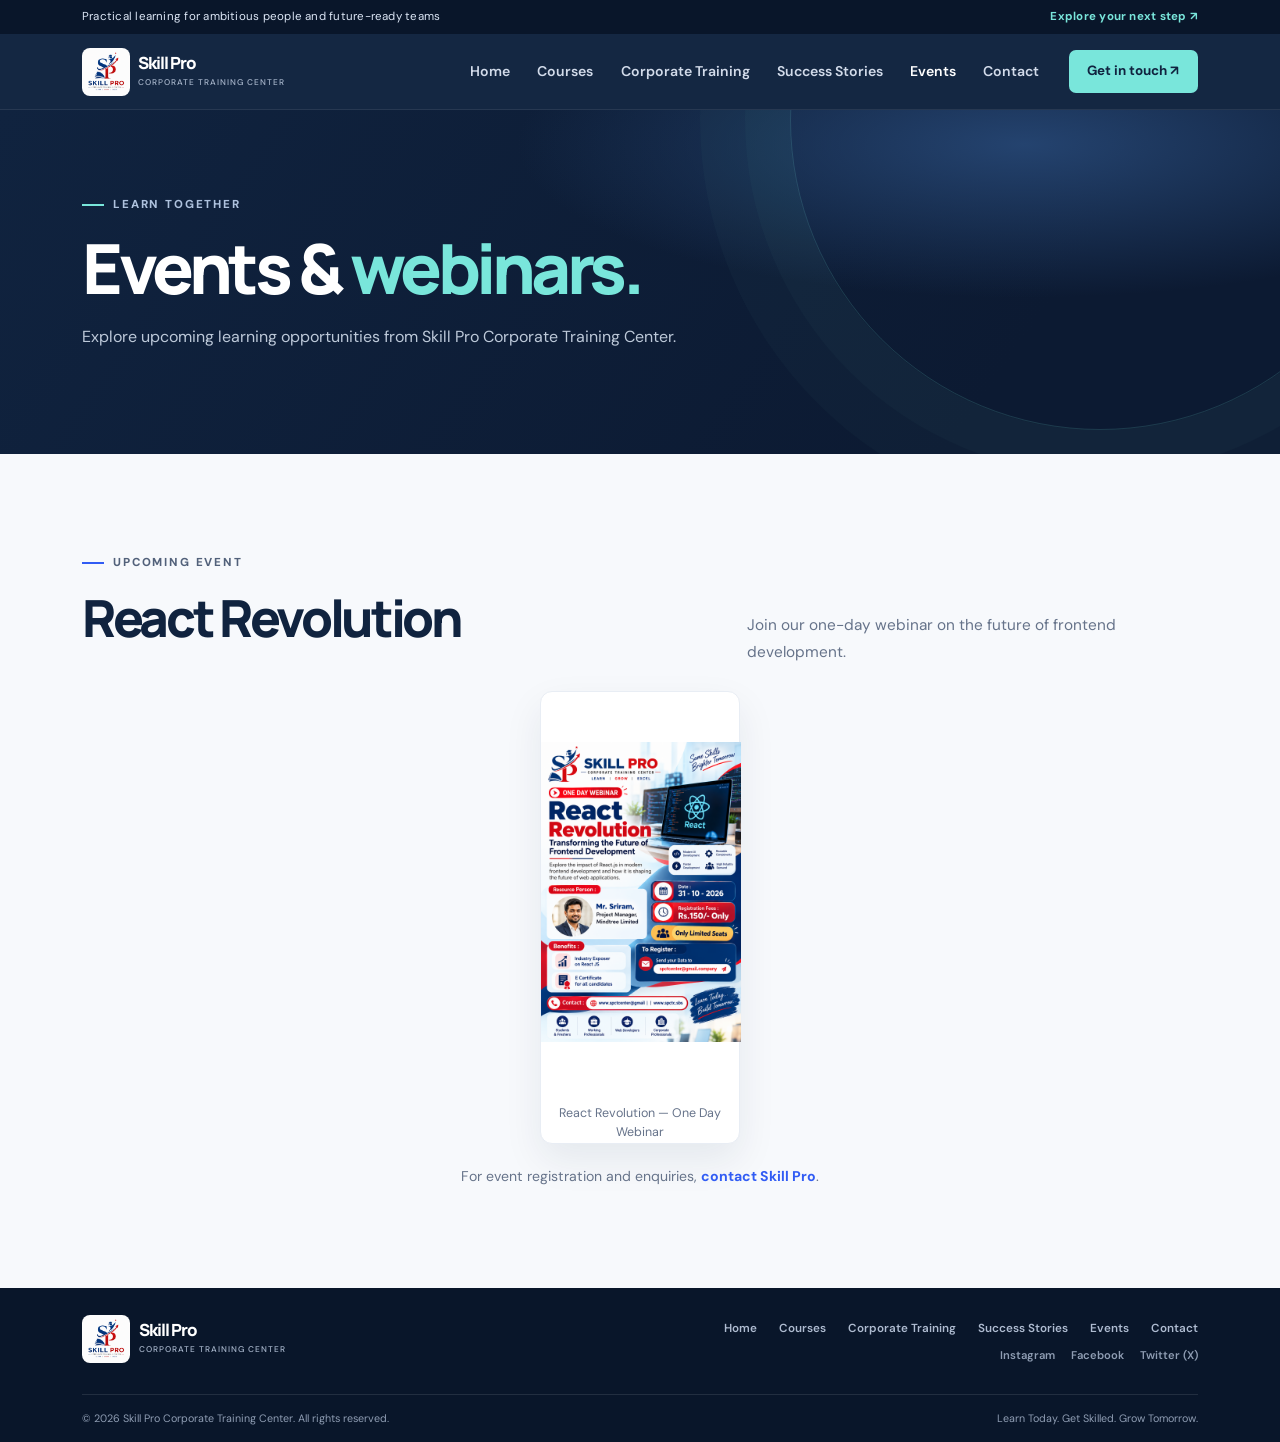
<file: events.html>
<!doctype html>
<html lang="en">
  <head>
    <meta charset="utf-8">
    <meta name="viewport" content="width=device-width, initial-scale=1">
    <meta name="description" content="Discover upcoming webinars and events from Skill Pro Corporate Training Center.">
    <meta name="theme-color" content="#10233f">
    <title>Events | Skill Pro Corporate Training Center</title>
    <link rel="preconnect" href="https://fonts.googleapis.com">
    <link rel="preconnect" href="https://fonts.gstatic.com" crossorigin>
    <link href="https://fonts.googleapis.com/css2?family=DM+Sans:wght@400;500;600;700&family=Manrope:wght@400;500;600;700;800&display=swap" rel="stylesheet">
    <link href="https://cdn.jsdelivr.net/npm/bootstrap@5.3.3/dist/css/bootstrap.min.css" rel="stylesheet" integrity="sha384-QWTKZyjpPEjISv5WaRU9OFeRpok6YctnYmDr5pNlyT2bRjXh0JMhjY6hW+ALEwIH" crossorigin="anonymous">
    <link rel="stylesheet" href="styles.css">
  </head>
  <body>
    <div class="topline"><div class="container d-flex justify-content-between align-items-center"><span>Practical learning for ambitious people and future-ready teams</span><a href="contact.html">Explore your next step <span aria-hidden="true">↗</span></a></div></div>
    <nav class="navbar navbar-expand-lg navbar-dark site-nav sticky-top" aria-label="Main navigation">
      <div class="container">
        <a class="navbar-brand d-flex align-items-center gap-2" href="index.html"><img class="site-logo" src="logo/logo.png" alt="Skill Pro logo"><span class="brand-name">Skill Pro<small>Corporate Training Center</small></span></a>
        <button class="navbar-toggler" type="button" data-bs-toggle="collapse" data-bs-target="#mainNav" aria-controls="mainNav" aria-expanded="false" aria-label="Toggle navigation"><span class="navbar-toggler-icon"></span></button>
        <div class="collapse navbar-collapse" id="mainNav"><ul class="navbar-nav ms-auto align-items-lg-center gap-lg-3">
          <li class="nav-item"><a class="nav-link" href="index.html">Home</a></li>
          <li class="nav-item"><a class="nav-link" href="courses.html">Courses</a></li>
          <li class="nav-item"><a class="nav-link" href="corporate-training.html">Corporate Training</a></li>
          <li class="nav-item"><a class="nav-link" href="success-stories.html">Success Stories</a></li>
          <li class="nav-item"><a class="nav-link active" aria-current="page" href="events.html">Events</a></li>
          <li class="nav-item"><a class="nav-link" href="contact.html">Contact</a></li>
          <li class="nav-item ms-lg-2"><a class="btn btn-nav" href="contact.html">Get in touch <span aria-hidden="true">↗</span></a></li>
        </ul></div>
      </div>
    </nav>
    <main>
      <section class="page-banner"><div class="container"><div class="eyebrow eyebrow-light"><span></span> Learn together</div><h1>Events &amp; <span class="text-accent">webinars.</span></h1><p>Explore upcoming learning opportunities from Skill Pro Corporate Training Center.</p></div></section>
      <section class="section-pad events-section">
        <div class="container">
          <div class="row align-items-end gy-3 mb-4">
            <div class="col-lg-7"><div class="eyebrow"><span></span> Upcoming event</div><h2 class="content-heading">React Revolution</h2></div>
            <div class="col-lg-5"><p class="section-copy mb-0">Join our one-day webinar on the future of frontend development.</p></div>
          </div>
          <figure class="event-poster">
            <img src="Events/01.png" alt="React Revolution: a one-day webinar transforming the future of frontend development, on 31 October 2026.">
            <figcaption>React Revolution — One Day Webinar</figcaption>
          </figure>
          <p class="event-enquiry">For event registration and enquiries, <a href="mailto:spctcenter@gmail.com">contact Skill Pro</a>.</p>
        </div>
      </section>
    </main>
    <footer class="site-footer"><div class="container"><div class="row align-items-center gy-3"><div class="col-md-6"><a class="footer-brand" href="index.html"><img class="site-logo" src="logo/logo.png" alt=""><span class="brand-name">Skill Pro<small>Corporate Training Center</small></span></a></div><div class="col-md-6"><div class="footer-links"><a href="index.html">Home</a><a href="courses.html">Courses</a><a href="corporate-training.html">Corporate Training</a><a href="success-stories.html">Success Stories</a><a href="events.html">Events</a><a href="contact.html">Contact</a></div><div class="footer-social-links" aria-label="Social media"><a href="https://www.instagram.com/spctcenter/" target="_blank" rel="noopener noreferrer">Instagram</a><a href="https://www.facebook.com/profile.php?id=61595631276908" target="_blank" rel="noopener noreferrer">Facebook</a><a href="https://x.com/spctcenter" target="_blank" rel="noopener noreferrer">Twitter (X)</a></div></div></div><div class="footer-bottom"><span>© <span id="currentYear">2026</span> Skill Pro Corporate Training Center. All rights reserved.</span><span>Learn Today. Get Skilled. Grow Tomorrow.</span></div></div></footer>
    <script src="https://cdn.jsdelivr.net/npm/bootstrap@5.3.3/dist/js/bootstrap.bundle.min.js" integrity="sha384-YvpcrYf0tY3lHB60NNkmXc5s9fDVZLESaAA55NDzOxhy9GkcIdslK1eN7N6jIeHz" crossorigin="anonymous"></script>
    <script src="script.js"></script>
  </body>
</html>
</file>
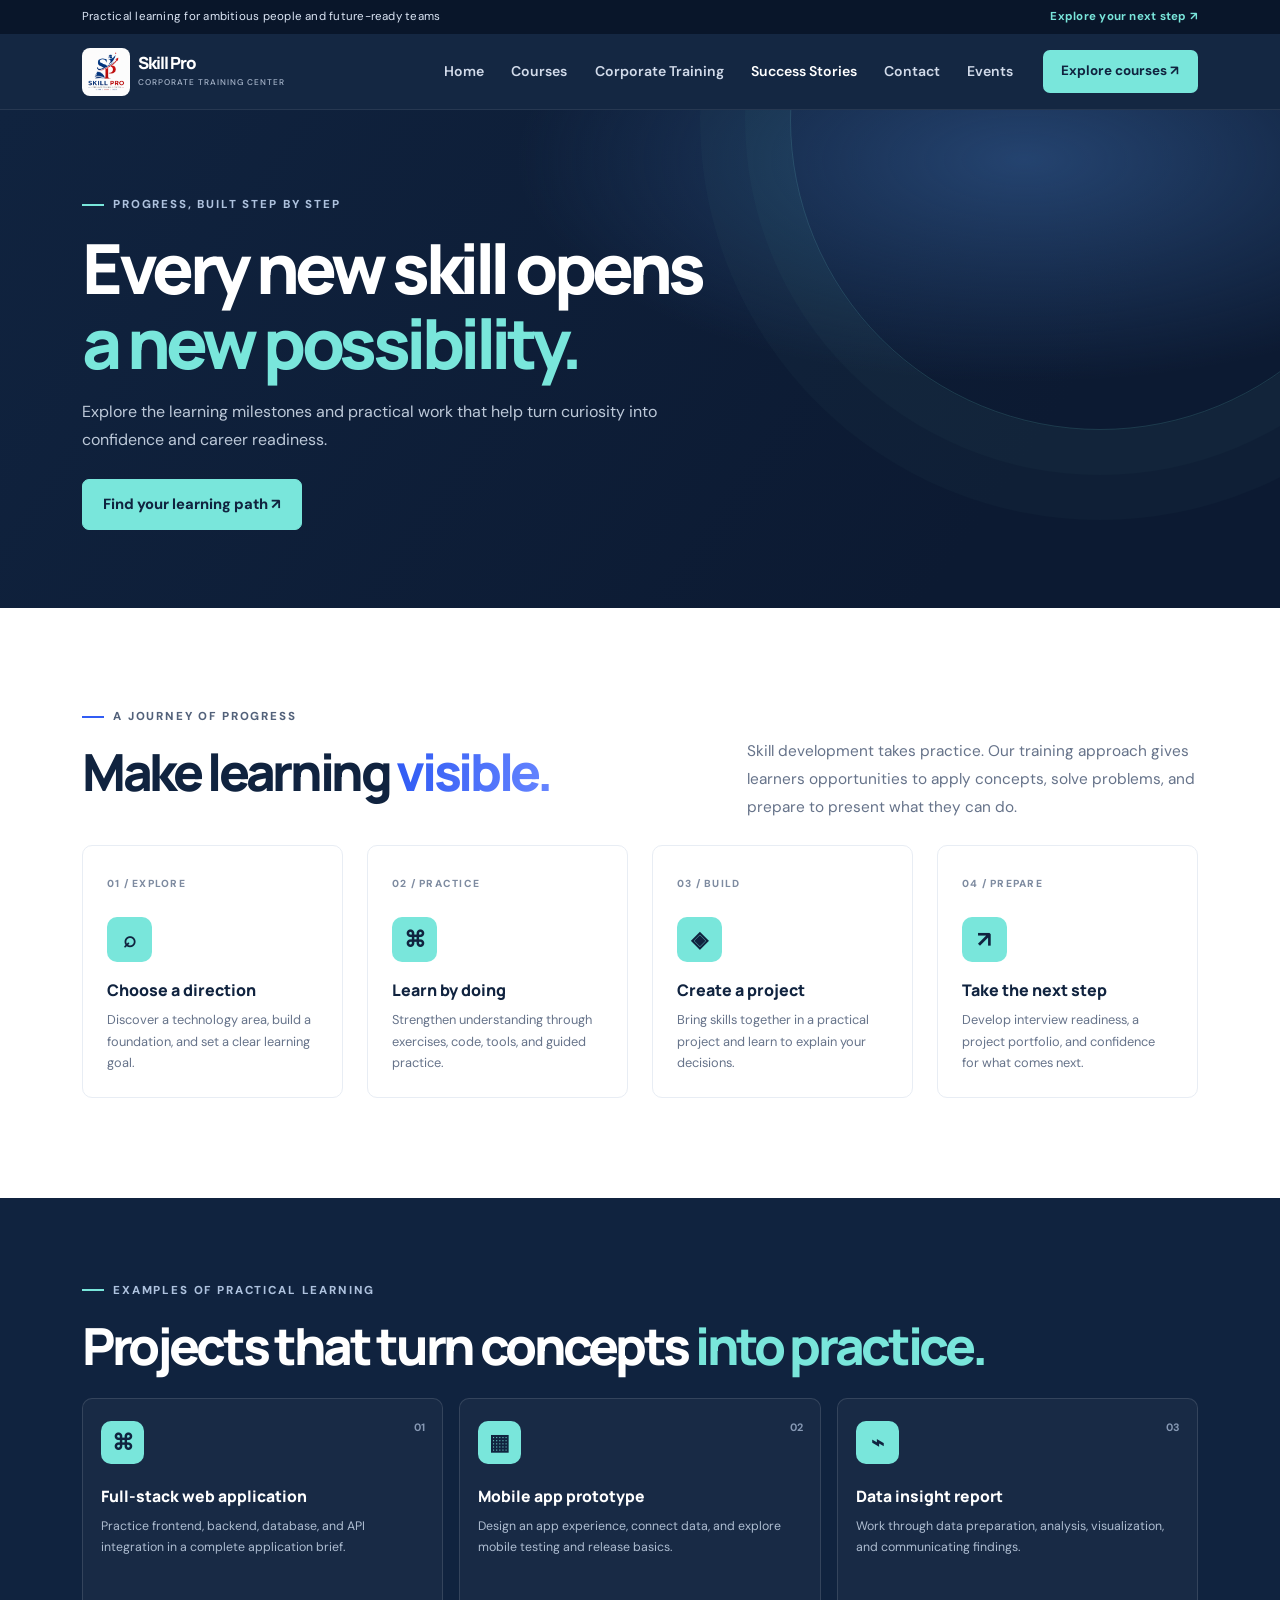
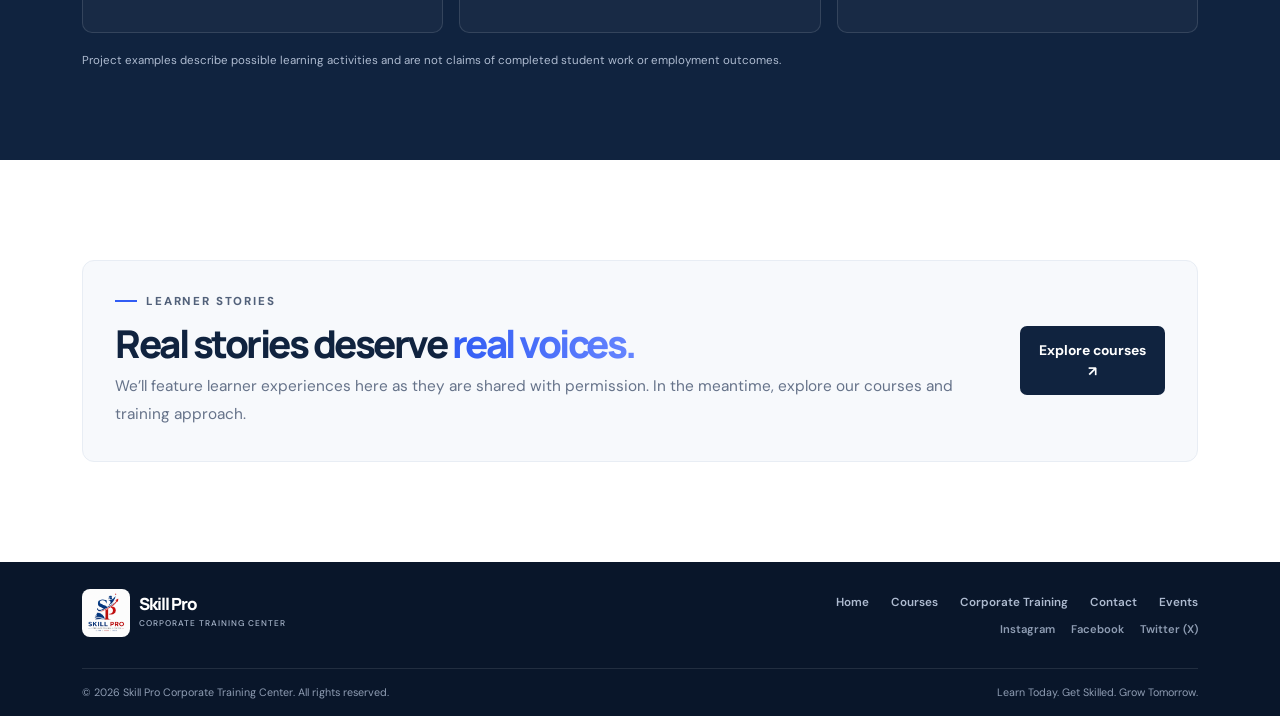
<file: success-stories.html>
<!doctype html>
<html lang="en">
  <head>
    <meta charset="utf-8"><meta name="viewport" content="width=device-width, initial-scale=1"><meta name="description" content="Discover the learning milestones and practical project journeys Skill Pro training is designed to support."><meta name="theme-color" content="#10233f">
    <title>Success Stories | Skill Pro Corporate Training Center</title>
    <link rel="preconnect" href="https://fonts.googleapis.com"><link rel="preconnect" href="https://fonts.gstatic.com" crossorigin><link href="https://fonts.googleapis.com/css2?family=DM+Sans:wght@400;500;600;700&family=Manrope:wght@400;500;600;700;800&display=swap" rel="stylesheet">
    <link href="https://cdn.jsdelivr.net/npm/bootstrap@5.3.3/dist/css/bootstrap.min.css" rel="stylesheet" integrity="sha384-QWTKZyjpPEjISv5WaRU9OFeRpok6YctnYmDr5pNlyT2bRjXh0JMhjY6hW+ALEwIH" crossorigin="anonymous"><link rel="stylesheet" href="styles.css">
  </head>
  <body>
    <div class="topline"><div class="container d-flex justify-content-between align-items-center"><span>Practical learning for ambitious people and future-ready teams</span><a href="contact.html">Explore your next step <span aria-hidden="true">↗</span></a></div></div>
    <nav class="navbar navbar-expand-lg navbar-dark site-nav sticky-top" aria-label="Main navigation"><div class="container"><a class="navbar-brand d-flex align-items-center gap-2" href="index.html"><img class="site-logo" src="logo/logo.png" alt="Skill Pro logo"><span class="brand-name">Skill Pro<small>Corporate Training Center</small></span></a><button class="navbar-toggler" type="button" data-bs-toggle="collapse" data-bs-target="#mainNav" aria-controls="mainNav" aria-expanded="false" aria-label="Toggle navigation"><span class="navbar-toggler-icon"></span></button><div class="collapse navbar-collapse" id="mainNav"><ul class="navbar-nav ms-auto align-items-lg-center gap-lg-3"><li class="nav-item"><a class="nav-link" href="index.html">Home</a></li><li class="nav-item"><a class="nav-link" href="courses.html">Courses</a></li><li class="nav-item"><a class="nav-link" href="corporate-training.html">Corporate Training</a></li><li class="nav-item"><a class="nav-link active" aria-current="page" href="success-stories.html">Success Stories</a></li><li class="nav-item"><a class="nav-link" href="contact.html">Contact</a></li><li class="nav-item"><a class="nav-link" href="events.html">Events</a></li><li class="nav-item ms-lg-2"><a class="btn btn-nav" href="courses.html">Explore courses <span aria-hidden="true">↗</span></a></li></ul></div></div></nav>
    <main>
      <section class="page-banner"><div class="container"><div class="eyebrow eyebrow-light"><span></span> Progress, built step by step</div><h1>Every new skill opens<br><span class="text-accent">a new possibility.</span></h1><p>Explore the learning milestones and practical work that help turn curiosity into confidence and career readiness.</p><a class="btn btn-accent" href="courses.html">Find your learning path <span aria-hidden="true">↗</span></a></div></section>
      <section class="section-pad"><div class="container"><div class="row gy-4 align-items-end mb-4"><div class="col-lg-7"><div class="eyebrow"><span></span> A journey of progress</div><h2 class="content-heading">Make learning <span class="text-gradient">visible.</span></h2></div><div class="col-lg-5"><p class="section-copy mb-0">Skill development takes practice. Our training approach gives learners opportunities to apply concepts, solve problems, and prepare to present what they can do.</p></div></div><div class="row g-4"><div class="col-md-6 col-xl-3"><article class="story-card"><span class="story-number">01 / EXPLORE</span><div class="story-symbol">⌕</div><h3>Choose a direction</h3><p>Discover a technology area, build a foundation, and set a clear learning goal.</p></article></div><div class="col-md-6 col-xl-3"><article class="story-card"><span class="story-number">02 / PRACTICE</span><div class="story-symbol">⌘</div><h3>Learn by doing</h3><p>Strengthen understanding through exercises, code, tools, and guided practice.</p></article></div><div class="col-md-6 col-xl-3"><article class="story-card"><span class="story-number">03 / BUILD</span><div class="story-symbol">◈</div><h3>Create a project</h3><p>Bring skills together in a practical project and learn to explain your decisions.</p></article></div><div class="col-md-6 col-xl-3"><article class="story-card"><span class="story-number">04 / PREPARE</span><div class="story-symbol">↗</div><h3>Take the next step</h3><p>Develop interview readiness, a project portfolio, and confidence for what comes next.</p></article></div></div></div></section>
      <section class="services-section section-pad"><div class="container"><div class="eyebrow eyebrow-light"><span></span> Examples of practical learning</div><h2 class="mb-4">Projects that turn concepts <span class="text-accent">into practice.</span></h2><div class="row g-3"><div class="col-md-6 col-xl-4"><article class="service-tile"><span class="service-number">01</span><div class="service-icon">⌘</div><h3>Full-stack web application</h3><p>Practice frontend, backend, database, and API integration in a complete application brief.</p></article></div><div class="col-md-6 col-xl-4"><article class="service-tile"><span class="service-number">02</span><div class="service-icon">▦</div><h3>Mobile app prototype</h3><p>Design an app experience, connect data, and explore mobile testing and release basics.</p></article></div><div class="col-md-6 col-xl-4"><article class="service-tile"><span class="service-number">03</span><div class="service-icon">⌁</div><h3>Data insight report</h3><p>Work through data preparation, analysis, visualization, and communicating findings.</p></article></div></div><p class="story-disclaimer">Project examples describe possible learning activities and are not claims of completed student work or employment outcomes.</p></div></section>
      <section class="section-pad"><div class="container"><div class="story-note"><div><div class="eyebrow"><span></span> Learner stories</div><h2 class="content-heading mb-2">Real stories deserve <span class="text-gradient">real voices.</span></h2><p class="section-copy mb-0">We’ll feature learner experiences here as they are shared with permission. In the meantime, explore our courses and training approach.</p></div><a class="btn btn-dark-blue" href="courses.html">Explore courses <span aria-hidden="true">↗</span></a></div></div></section>
    </main>
    <footer class="site-footer"><div class="container"><div class="row align-items-center gy-3"><div class="col-md-6"><a class="footer-brand" href="index.html"><img class="site-logo" src="logo/logo.png" alt=""><span class="brand-name">Skill Pro<small>Corporate Training Center</small></span></a></div><div class="col-md-6"><div class="footer-links"><a href="index.html">Home</a><a href="courses.html">Courses</a><a href="corporate-training.html">Corporate Training</a><a href="contact.html">Contact</a><a href="events.html">Events</a></div><div class="footer-social-links" aria-label="Social media"><a href="https://www.instagram.com/spctcenter/" target="_blank" rel="noopener noreferrer">Instagram</a><a href="https://www.facebook.com/profile.php?id=61595631276908" target="_blank" rel="noopener noreferrer">Facebook</a><a href="https://x.com/spctcenter" target="_blank" rel="noopener noreferrer">Twitter (X)</a></div></div></div><div class="footer-bottom"><span>© <span id="currentYear">2026</span> Skill Pro Corporate Training Center. All rights reserved.</span><span>Learn Today. Get Skilled. Grow Tomorrow.</span></div></div></footer>
    <script src="https://cdn.jsdelivr.net/npm/bootstrap@5.3.3/dist/js/bootstrap.bundle.min.js" integrity="sha384-YvpcrYf0tY3lHB60NNkmXc5s9fDVZLESaAA55NDzOxhy9GkcIdslK1eN7N6jIeHz" crossorigin="anonymous"></script><script src="script.js"></script>
  </body>
</html>
</file>
<file: styles.css>
:root {
  --navy: #10233f;
  --navy-deep: #0b1930;
  --blue: #315cf4;
  --cyan: #79e6db;
  --ink: #14233b;
  --muted: #66738a;
  --paper: #f7f9fc;
  --line: #e8edf4;
}

* { box-sizing: border-box; }
html { scroll-behavior: smooth; scroll-padding-top: 82px; }
body { margin: 0; color: var(--ink); background: #fff; font-family: "DM Sans", sans-serif; }
h1, h2, h3, .brand-name, .strip-title { font-family: "Manrope", sans-serif; }
a { text-decoration: none; }

.topline { min-height: 34px; color: #dce6f5; background: #09162a; font-size: .72rem; letter-spacing: .02em; }
.topline .container { min-height: 34px; }
.topline a { color: var(--cyan); font-weight: 700; }
.site-nav { z-index: 100; min-height: 76px; background: rgba(16, 35, 63, .98); border-bottom: 1px solid rgba(255,255,255,.08); }
.navbar-brand { color: #fff; }
.site-logo { display: block; width: 48px; height: 48px; flex: 0 0 48px; object-fit: contain; border-radius: 8px; }
.brand-mark { display: grid; place-items: center; width: 38px; height: 38px; color: var(--navy); background: var(--cyan); border-radius: 12px 12px 12px 3px; font: 800 1.03rem "Manrope", sans-serif; letter-spacing: -.1em; }
.brand-mark span { color: var(--blue); }
.brand-name { display: inline-flex; flex-direction: column; color: #fff; font-size: 1.05rem; font-weight: 800; line-height: 1; letter-spacing: -.06em; }
.brand-name > span { display: inline; }
.brand-name > span { color: var(--cyan); }
.brand-name small { margin-top: 5px; color: #a7b5ca; font: 500 .52rem "DM Sans", sans-serif; letter-spacing: .12em; text-transform: uppercase; }
.navbar-nav .nav-link { padding: .65rem .35rem !important; color: #d2dbea; font-size: .88rem; font-weight: 600; }
.navbar-nav .nav-link:hover, .navbar-nav .nav-link:focus { color: var(--cyan); }
.btn-nav { padding: .68rem 1.1rem; color: var(--navy); background: var(--cyan); border-radius: 7px; font-weight: 700; font-size: .84rem; }
.btn-nav:hover { color: var(--navy); background: #a1f2e9; }

.hero-section { position: relative; overflow: hidden; padding: 90px 0 30px; color: #fff; background: radial-gradient(ellipse at 75% 20%, #203b68 0, transparent 34%), linear-gradient(125deg, #10233f 0%, #0c1a32 75%); }
.hero-orb { position: absolute; border: 1px solid rgba(121,230,219,.16); border-radius: 50%; pointer-events: none; }
.hero-orb-one { width: 540px; height: 540px; top: -310px; right: -120px; }
.hero-orb-two { width: 780px; height: 780px; top: -430px; right: -240px; }
.eyebrow { display: flex; align-items: center; gap: 9px; margin-bottom: 18px; color: #52617a; font-size: .72rem; font-weight: 800; letter-spacing: .16em; text-transform: uppercase; }
.eyebrow > span { width: 22px; height: 2px; background: var(--blue); }
.eyebrow-light { color: #aec2de; }
.eyebrow-light > span { background: var(--cyan); }
.hero-section h1 { max-width: 720px; margin: 0; font-size: clamp(2.55rem, 5.3vw, 4.65rem); font-weight: 800; line-height: 1.08; letter-spacing: -.065em; }
.hero-section h1 span { color: var(--cyan); }
.hero-lead { margin: 25px 0 8px; color: #fff; font-size: 1.12rem; font-weight: 700; }
.hero-copy { max-width: 560px; margin: 0; color: #bac7d9; font-size: 1rem; line-height: 1.75; }
.btn-accent { padding: .86rem 1.25rem; color: var(--navy); background: var(--cyan); border: 1px solid var(--cyan); border-radius: 7px; font-size: .92rem; font-weight: 800; }
.btn-accent:hover, .btn-accent:focus { color: var(--navy); background: #a2f1e8; border-color: #a2f1e8; transform: translateY(-1px); }
.btn-outline-light { padding: .86rem 1.25rem; border-radius: 7px; font-size: .92rem; font-weight: 700; }
.hero-note { color: #aebbd0; font-size: .77rem; }
.note-check { color: var(--cyan); font-weight: 900; }
.note-dot { padding: 0 .28rem; color: #667995; }
.hero-visual { position: relative; width: min(100%, 450px); height: 410px; margin: 0 auto; isolation: isolate; }
.visual-grid { position: absolute; inset: 25px 10px; z-index: -2; opacity: .23; background-image: linear-gradient(rgba(121,230,219,.2) 1px, transparent 1px), linear-gradient(90deg, rgba(121,230,219,.2) 1px, transparent 1px); background-size: 32px 32px; mask-image: radial-gradient(ellipse, #000 15%, transparent 72%); }
.orbit { position: absolute; top: 50%; left: 50%; border: 1px solid rgba(121,230,219,.28); border-radius: 50%; transform: translate(-50%, -50%) rotate(-26deg); }
.orbit-a { width: 350px; height: 180px; }
.orbit-b { width: 350px; height: 180px; transform: translate(-50%, -50%) rotate(42deg); border-color: rgba(101,136,248,.4); }
.visual-center { position: absolute; top: 50%; left: 50%; display: flex; width: 190px; height: 190px; flex-direction: column; align-items: center; justify-content: center; border: 1px solid rgba(255,255,255,.2); border-radius: 50%; background: linear-gradient(145deg, rgba(47,83,139,.9), rgba(16,35,63,.94)); box-shadow: 0 0 0 15px rgba(121,230,219,.035), 0 0 65px rgba(49,92,244,.28); text-align: center; transform: translate(-50%, -50%); }
.visual-center strong { font: 800 1.18rem/1.1 "Manrope", sans-serif; letter-spacing: .1em; }
.visual-center > span { margin-top: 7px; color: #b7c6da; font-size: .7rem; }
.visual-spark { margin-bottom: 4px; color: var(--cyan); font-size: 1.2rem; }
.float-card { position: absolute; z-index: 2; display: flex; align-items: center; gap: 10px; padding: 12px 15px; border: 1px solid rgba(255,255,255,.16); border-radius: 10px; background: rgba(20,42,73,.92); box-shadow: 0 12px 32px rgba(3,10,22,.24); }
.float-card strong, .float-card small { display: block; white-space: nowrap; }
.float-card strong { color: #fff; font-size: .75rem; }
.float-card small { margin-top: 2px; color: #aebbd0; font-size: .65rem; }
.float-icon { display: grid; width: 34px; height: 34px; place-items: center; border-radius: 8px; font-weight: 800; }
.code-icon { color: var(--cyan); background: rgba(121,230,219,.12); font-size: .78rem; }
.growth-icon { color: #a7b6ff; background: rgba(113,132,255,.15); font-size: 1.2rem; }
.learn-icon { color: #ffc77e; background: rgba(255,199,126,.12); font-size: 1.1rem; }
.float-code { top: 42px; left: 0; }
.float-growth { right: -4px; bottom: 93px; }
.float-learning { bottom: 19px; left: 22px; }
.visual-label { position: absolute; color: #8298b6; font-size: .6rem; font-weight: 800; letter-spacing: .18em; }
.label-one { top: 72px; right: 35px; }
.label-two { bottom: 55px; right: 70px; }
.hero-bottom { border-top: 1px solid rgba(255,255,255,.13); }
.hero-stat { display: flex; align-items: center; gap: 12px; min-height: 73px; padding: 13px 23px 5px 0; }
.hero-stat + .hero-stat { padding-left: 25px; border-left: 1px solid rgba(255,255,255,.13); }
.hero-stat strong { color: var(--cyan); font: 800 1.75rem "Manrope", sans-serif; letter-spacing: -.07em; }
.hero-stat span { max-width: 120px; color: #b9c6d8; font-size: .72rem; line-height: 1.35; }

.intro-strip { padding: 31px 0; border-bottom: 1px solid var(--line); background: #f7f9fc; }
.strip-title { color: var(--navy); font-size: 1.15rem; font-weight: 800; line-height: 1.25; letter-spacing: -.04em; }
.strip-copy { max-width: 770px; color: #5d6a7f; font-size: .91rem; line-height: 1.7; }
.section-pad { padding: 100px 0; }
.about-section h2, .courses-section h2, .why-section h2 { max-width: 610px; margin: 0 0 21px; color: var(--navy); font-size: clamp(2.2rem, 4vw, 3.45rem); font-weight: 800; letter-spacing: -.065em; line-height: 1.13; }
.text-gradient { color: var(--blue); background: linear-gradient(90deg, #315cf4, #6685ff); background-clip: text; -webkit-text-fill-color: transparent; }
.section-copy { color: var(--muted); font-size: .96rem; line-height: 1.8; }
.text-link { display: inline-flex; gap: 11px; margin-top: 10px; color: var(--blue); font-size: .9rem; font-weight: 800; }
.text-link:hover { gap: 15px; }
.about-cards { display: grid; grid-template-columns: 1fr 1fr; gap: 16px; padding-top: 13px; }
.about-card { position: relative; min-height: 286px; padding: 28px 24px; border-radius: 12px; }
.vision-card { color: #fff; background: var(--navy); }
.mission-card { margin-top: 35px; border: 1px solid var(--line); background: #f7f9fc; }
.card-index { display: block; color: #90a3bd; font-size: .62rem; font-weight: 800; letter-spacing: .15em; }
.mission-card .card-index { color: #75839a; }
.about-icon { display: grid; width: 45px; height: 45px; margin: 28px 0 18px; place-items: center; color: var(--navy); background: var(--cyan); border-radius: 11px; font-size: 1.55rem; }
.mission-card .about-icon { color: #fff; background: var(--blue); }
.about-card h3 { margin: 0 0 9px; font-size: 1.08rem; font-weight: 800; }
.about-card p { margin: 0; color: #bdc9d9; font-size: .79rem; line-height: 1.65; }
.mission-card p { color: #68758b; }
.mission-points { border-top: 1px solid var(--line); padding-top: 23px; }
.mission-point { display: flex; align-items: flex-start; gap: 12px; }
.mission-point > span { color: var(--blue); font-size: .72rem; font-weight: 800; }
.mission-point strong, .mission-point small { display: block; }
.mission-point strong { color: var(--navy); font-size: .78rem; }
.mission-point small { margin-top: 4px; color: #7b8799; font-size: .72rem; line-height: 1.5; }

.services-section { padding: 84px 0 90px; color: #fff; background: var(--navy); }
.services-section h2, .audience-section h2, .contact-panel h2 { margin: 0; color: #fff; font-size: clamp(2.25rem, 4vw, 3.45rem); font-weight: 800; letter-spacing: -.065em; line-height: 1.12; }
.text-accent { color: var(--cyan); }
.services-intro { max-width: 400px; color: #b8c6da; font-size: .93rem; line-height: 1.7; }
.service-tile { position: relative; height: 100%; min-height: 235px; padding: 22px 18px; border: 1px solid rgba(255,255,255,.12); border-radius: 10px; background: rgba(255,255,255,.035); transition: background .2s ease, transform .2s ease; }
.service-tile:hover { background: rgba(255,255,255,.075); transform: translateY(-4px); }
.service-number { position: absolute; top: 20px; right: 17px; color: #8799b4; font-size: .67rem; font-weight: 700; }
.service-icon { display: grid; width: 43px; height: 43px; margin: 0 0 23px; place-items: center; color: var(--navy); background: var(--cyan); border-radius: 10px; font-size: 1.35rem; font-weight: 700; }
.service-tile h3 { margin: 0 0 10px; color: #fff; font-size: .98rem; font-weight: 800; }
.service-tile p { margin: 0; color: #aebdd1; font-size: .77rem; line-height: 1.65; }

.courses-section { background: var(--paper); }
.courses-section .section-copy { max-width: 440px; margin-left: auto; }
.course-controls { display: flex; flex-wrap: wrap; align-items: center; justify-content: space-between; gap: 18px; padding: 18px; border: 1px solid var(--line); border-radius: 10px; background: #fff; }
.course-search-wrap { display: flex; width: min(100%, 310px); align-items: center; gap: 9px; color: #6c7a91; }
.course-search-wrap > span { font-size: 1.25rem; }
.course-search-wrap .form-control { padding: .55rem .5rem; border: 0; box-shadow: none; font-size: .83rem; }
.course-filter { display: flex; flex-wrap: wrap; gap: 5px; }
.filter-button { padding: .55rem .76rem; color: #657189; background: transparent; border: 0; border-radius: 6px; font: 700 .72rem "DM Sans", sans-serif; transition: .18s ease; }
.filter-button:hover { color: var(--blue); background: #f1f4ff; }
.filter-button.active { color: #fff; background: var(--navy); }
.course-result { min-height: 19px; margin: 16px 0 13px; color: #78859a; font-size: .74rem; }
.course-card { display: flex; height: 100%; flex-direction: column; padding: 24px; border: 1px solid #e8edf4; border-radius: 11px; background: #fff; transition: transform .2s ease, box-shadow .2s ease, border-color .2s ease; }
.course-card:hover { border-color: #d6def4; box-shadow: 0 16px 38px rgba(18,38,70,.08); transform: translateY(-4px); }
.course-top { display: flex; justify-content: space-between; align-items: center; margin-bottom: 22px; }
.course-tag { color: var(--blue); font-size: .61rem; font-weight: 800; letter-spacing: .12em; }
.course-id { color: #d0d8e4; font: 700 .9rem "Manrope", sans-serif; }
.course-card h3 { margin: 0 0 5px; color: var(--navy); font-size: 1.18rem; font-weight: 800; letter-spacing: -.04em; }
.course-subtitle { margin: 0 0 13px; color: #55657d; font-size: .78rem; font-weight: 700; }
.course-description { min-height: 68px; margin: 0 0 17px; color: #718096; font-size: .79rem; line-height: 1.65; }
.course-detail { padding: 13px 14px; border-radius: 7px; background: #f6f8fc; }
.course-detail strong { color: #273955; font-size: .73rem; }
.course-detail p { margin: 5px 0 0; color: #718096; font-size: .72rem; line-height: 1.55; }
.course-detail summary { color: #273955; cursor: pointer; font-size: .73rem; font-weight: 700; }
.course-detail[open] summary { margin-bottom: 10px; }
.course-detail ul { margin: 9px 0 0; padding-left: 18px; color: #718096; font-size: .72rem; line-height: 1.65; }
.course-detail li + li { margin-top: 2px; }
.course-career { flex: 1; padding: 17px 0 15px; color: #64728a; font-size: .7rem; line-height: 1.55; }
.course-career span { display: block; margin-bottom: 5px; color: #9aa5b5; font-size: .58rem; font-weight: 800; letter-spacing: .13em; }
.course-footer { display: flex; align-items: center; justify-content: space-between; padding-top: 13px; border-top: 1px solid #edf0f5; color: #7c899d; font-size: .68rem; }
.course-footer a { color: var(--blue); font-weight: 800; }
.course-footer a b { margin-left: 4px; }
.course-footnote { margin: 28px 0 0; color: #758198; text-align: center; font-size: .77rem; }
.course-footnote strong { color: #30425f; }
.no-courses { padding: 35px 15px; color: #758198; text-align: center; font-size: .9rem; }

.why-section { background: #fff; }
.btn-dark-blue { padding: .8rem 1.1rem; color: #fff; background: var(--navy); border-radius: 7px; font-size: .87rem; font-weight: 700; }
.btn-dark-blue:hover { color: #fff; background: #1b3c69; }
.why-list { padding: 5px 0; }
.why-item { display: flex; gap: 15px; padding: 17px 0; border-bottom: 1px solid var(--line); }
.why-item:last-child { border-bottom: 0; }
.why-check { display: grid; width: 27px; height: 27px; flex: 0 0 27px; place-items: center; color: #fff; background: var(--blue); border-radius: 50%; font-size: .75rem; font-weight: 800; }
.why-item h3 { margin: 1px 0 4px; color: var(--navy); font-size: .91rem; font-weight: 800; }
.why-item p { margin: 0; color: #79869a; font-size: .78rem; line-height: 1.55; }

.audience-section { padding: 82px 0 90px; color: #fff; background: linear-gradient(115deg, #10233f, #172e51); }
.audience-card { min-height: 205px; padding: 22px; border: 1px solid rgba(255,255,255,.15); border-radius: 9px; background: rgba(255,255,255,.045); }
.audience-card > span { color: var(--cyan); font-size: .68rem; font-weight: 800; letter-spacing: .12em; }
.audience-card h3 { margin: 24px 0 9px; color: #fff; font-size: .99rem; font-weight: 800; }
.audience-card p { margin: 0; color: #b4c1d4; font-size: .77rem; line-height: 1.65; }

.contact-section { padding: 80px 0 90px; background: #f7f9fc; }
.contact-panel { position: relative; overflow: hidden; padding: 58px; color: #fff; border-radius: 15px; background: radial-gradient(circle at 5% 100%, rgba(49,92,244,.28), transparent 37%), linear-gradient(120deg, #10233f, #132b4c); }
.contact-panel::after { position: absolute; right: -95px; bottom: -200px; width: 420px; height: 420px; border: 1px solid rgba(121,230,219,.16); border-radius: 50%; box-shadow: 0 0 0 35px rgba(121,230,219,.025), 0 0 0 70px rgba(121,230,219,.025); content: ""; pointer-events: none; }
.contact-panel h2 { margin-bottom: 16px; }
.contact-panel > .row > div:first-child > p { max-width: 480px; margin: 0 0 23px; color: #bdc9d9; font-size: .9rem; line-height: 1.7; }
.contact-details { position: relative; z-index: 1; padding: 25px; border: 1px solid rgba(255,255,255,.16); border-radius: 10px; background: rgba(255,255,255,.055); }
.contact-label { color: var(--cyan); font-size: .62rem; font-weight: 800; letter-spacing: .14em; }
.contact-details h3 { margin: 10px 0 18px; font-size: 1.12rem; font-weight: 800; line-height: 1.35; }
.contact-address { display: flex; gap: 10px; align-items: flex-start; }
.contact-pin { color: var(--cyan); font-size: 1.2rem; line-height: 1; }
.contact-address p { margin: 0; color: #d4deeb; font-size: .81rem; line-height: 1.7; }
.contact-address p span { color: var(--cyan); }
.contact-divider { height: 1px; margin: 20px 0 15px; background: rgba(255,255,255,.15); }
.contact-caption { margin: 0 0 11px; color: #b5c3d7; font-size: .73rem; line-height: 1.65; }
.contact-link { color: var(--cyan); font-size: .75rem; font-weight: 800; }
.contact-link:hover { color: #fff; }
.site-footer { padding: 27px 0 16px; color: #fff; background: #09162a; }
.footer-brand { display: inline-flex; align-items: center; gap: 9px; }
.footer-links { display: flex; flex-wrap: wrap; justify-content: flex-end; gap: 22px; }
.footer-links a { color: #aebbd0; font-size: .73rem; font-weight: 600; }
.footer-links a:hover { color: var(--cyan); }
.footer-social-links { display: flex; flex-wrap: wrap; justify-content: flex-end; gap: 16px; margin-top: 9px; }
.footer-social-links a { color: #8f9db3; font-size: .7rem; font-weight: 600; }
.footer-social-links a:hover { color: var(--cyan); }
.footer-bottom { display: flex; justify-content: space-between; gap: 12px; margin-top: 24px; padding-top: 15px; border-top: 1px solid rgba(255,255,255,.1); color: #8f9db3; font-size: .67rem; }

.page-banner { position: relative; overflow: hidden; padding: 86px 0 78px; color: #fff; background: radial-gradient(ellipse at 80% 10%, #24436f 0, transparent 35%), linear-gradient(125deg, #10233f, #0c1a32 78%); }
.page-banner::after { position: absolute; top: -300px; right: -130px; width: 620px; height: 620px; border: 1px solid rgba(121,230,219,.16); border-radius: 50%; box-shadow: 0 0 0 45px rgba(121,230,219,.025), 0 0 0 90px rgba(121,230,219,.025); content: ""; pointer-events: none; }
.page-banner .container { position: relative; z-index: 1; }
.page-banner h1 { max-width: 820px; margin: 0 0 17px; font-size: clamp(2.6rem, 5.4vw, 4.5rem); font-weight: 800; letter-spacing: -.065em; line-height: 1.08; }
.page-banner p { max-width: 650px; margin: 0 0 25px; color: #bdc9d9; font-size: 1rem; line-height: 1.75; }
.events-section { background: var(--paper); }
.event-poster { width: 200px; margin: 0 auto; padding: 0; border: 1px solid var(--line); border-radius: 12px; background: #fff; box-shadow: 0 16px 38px rgba(18,38,70,.08); }
.event-poster img { display: block; width: 200px; height: 400px; object-fit: contain; border-radius: 11px 11px 0 0; }
.event-poster figcaption { padding: 12px 4px 2px; color: var(--muted); font-size: .78rem; text-align: center; }
.event-enquiry { margin: 22px 0 0; color: var(--muted); text-align: center; font-size: .88rem; }
.event-enquiry a { color: var(--blue); font-weight: 700; }
.content-heading { max-width: 650px; margin: 0 0 20px; color: var(--navy); font-size: clamp(2.1rem, 4vw, 3.3rem); font-weight: 800; letter-spacing: -.065em; line-height: 1.13; }
.corporate-highlight { padding: 38px; border: 1px solid var(--line); border-radius: 12px; background: var(--paper); }
.corporate-kicker, .contact-info-label { color: var(--blue); font-size: .65rem; font-weight: 800; letter-spacing: .14em; }
.corporate-highlight h3 { max-width: 430px; margin: 21px 0 12px; color: var(--navy); font-size: 1.75rem; font-weight: 800; letter-spacing: -.05em; line-height: 1.2; }
.corporate-highlight > p { color: var(--muted); font-size: .87rem; line-height: 1.7; }
.process-card { height: 100%; padding: 26px; border: 1px solid var(--line); border-radius: 10px; background: #fff; }
.process-card > span { color: var(--blue); font-size: .68rem; font-weight: 800; letter-spacing: .14em; }
.process-card h3 { margin: 22px 0 8px; color: var(--navy); font-size: 1rem; font-weight: 800; }
.process-card p { margin: 0; color: var(--muted); font-size: .81rem; line-height: 1.65; }
.story-card { height: 100%; min-height: 236px; padding: 24px; border: 1px solid var(--line); border-radius: 10px; background: #fff; }
.story-number { color: #7e8ba0; font-size: .64rem; font-weight: 800; letter-spacing: .12em; }
.story-symbol { display: grid; width: 45px; height: 45px; margin: 23px 0 19px; place-items: center; color: var(--navy); background: var(--cyan); border-radius: 10px; font-size: 1.4rem; font-weight: 700; }
.story-card h3 { margin: 0 0 9px; color: var(--navy); font-size: 1rem; font-weight: 800; }
.story-card p { margin: 0; color: var(--muted); font-size: .8rem; line-height: 1.65; }
.story-disclaimer { margin: 19px 0 0; color: #aebbd0; font-size: .72rem; }
.story-note { display: flex; align-items: center; justify-content: space-between; gap: 25px; padding: 32px; border: 1px solid var(--line); border-radius: 12px; background: var(--paper); }
.story-note .eyebrow { margin-bottom: 12px; }
.story-note .content-heading { font-size: clamp(1.8rem, 3vw, 2.7rem); }
.contact-page-section { background: #f7f9fc; }
.contact-info-card { display: flex; align-items: center; gap: 17px; margin-top: 16px; padding: 19px; border: 1px solid var(--line); border-radius: 9px; background: #fff; }
.contact-info-icon { display: grid; width: 43px; height: 43px; flex: 0 0 43px; place-items: center; color: #fff; background: var(--blue); border-radius: 10px; font-size: 1.1rem; font-weight: 800; }
.contact-info-card > div > * { display: block; margin: 3px 0 0; }
.contact-info-card a, .contact-info-card p { color: var(--navy); font-size: .94rem; font-weight: 700; }
.contact-info-card p span { padding: 0 3px; color: var(--blue); }
.contact-socials { display: flex; flex-direction: column; align-items: flex-start; gap: 7px; margin-top: 7px; }
.contact-socials a { color: var(--blue); font-size: .86rem; font-weight: 700; }
.contact-socials a:hover { color: var(--navy); }
.contact-aside { padding: 29px; color: #fff; border-radius: 11px; background: var(--navy); }
.contact-aside > h3 { margin: 12px 0 20px; color: #fff; font-size: 1.35rem; font-weight: 800; }
.contact-aside > a:not(.email-cta) { display: flex; justify-content: space-between; gap: 12px; padding: 13px 0; color: #dce6f5; border-bottom: 1px solid rgba(255,255,255,.12); font-size: .82rem; font-weight: 600; }
.contact-aside > a:not(.email-cta) b { color: var(--cyan); }
.contact-aside > p { margin: 0 0 8px; color: #b5c3d7; font-size: .77rem; line-height: 1.6; }
.email-cta { color: var(--cyan); font-size: .86rem; font-weight: 800; }

@media (max-width: 991.98px) {
  .site-nav { min-height: 68px; }
  .navbar-collapse { padding: 12px 0 18px; }
  .hero-section { padding-top: 66px; }
  .hero-visual { margin-top: 4px; }
  .section-pad { padding: 76px 0; }
  .course-controls { align-items: flex-start; }
  .course-filter { width: 100%; }
  .contact-panel { padding: 42px; }
  .page-banner { padding: 68px 0 60px; }
}

@media (max-width: 575.98px) {
  .topline { font-size: .64rem; }
  .topline .container { gap: 12px; }
  .topline a { white-space: nowrap; }
  .hero-section { padding-top: 53px; }
  .hero-section h1 { font-size: clamp(2.45rem, 11vw, 3.35rem); }
  .hero-visual { height: 350px; margin-top: 10px; transform: scale(.92); transform-origin: center top; }
  .hero-bottom { margin-top: -6px !important; }
  .hero-stat { display: block; padding-right: 8px; }
  .hero-stat + .hero-stat { padding-left: 12px; }
  .hero-stat strong { display: block; margin-bottom: 3px; font-size: 1.45rem; }
  .hero-stat span { display: block; font-size: .64rem; }
  .about-cards { grid-template-columns: 1fr; }
  .mission-card { margin-top: 0; }
  .about-card { min-height: 245px; }
  .contact-panel { padding: 32px 22px; }
  .story-note { align-items: flex-start; flex-direction: column; padding: 24px; }
  .corporate-highlight { padding: 27px; }
  .course-controls { padding: 13px; }
  .filter-button { padding: .48rem .58rem; font-size: .67rem; }
  .footer-links { justify-content: flex-start; gap: 15px; }
  .footer-bottom { flex-direction: column; }
}

@media (prefers-reduced-motion: reduce) {
  *, *::before, *::after { scroll-behavior: auto !important; transition-duration: .01ms !important; animation-duration: .01ms !important; animation-iteration-count: 1 !important; }
}
</file>
